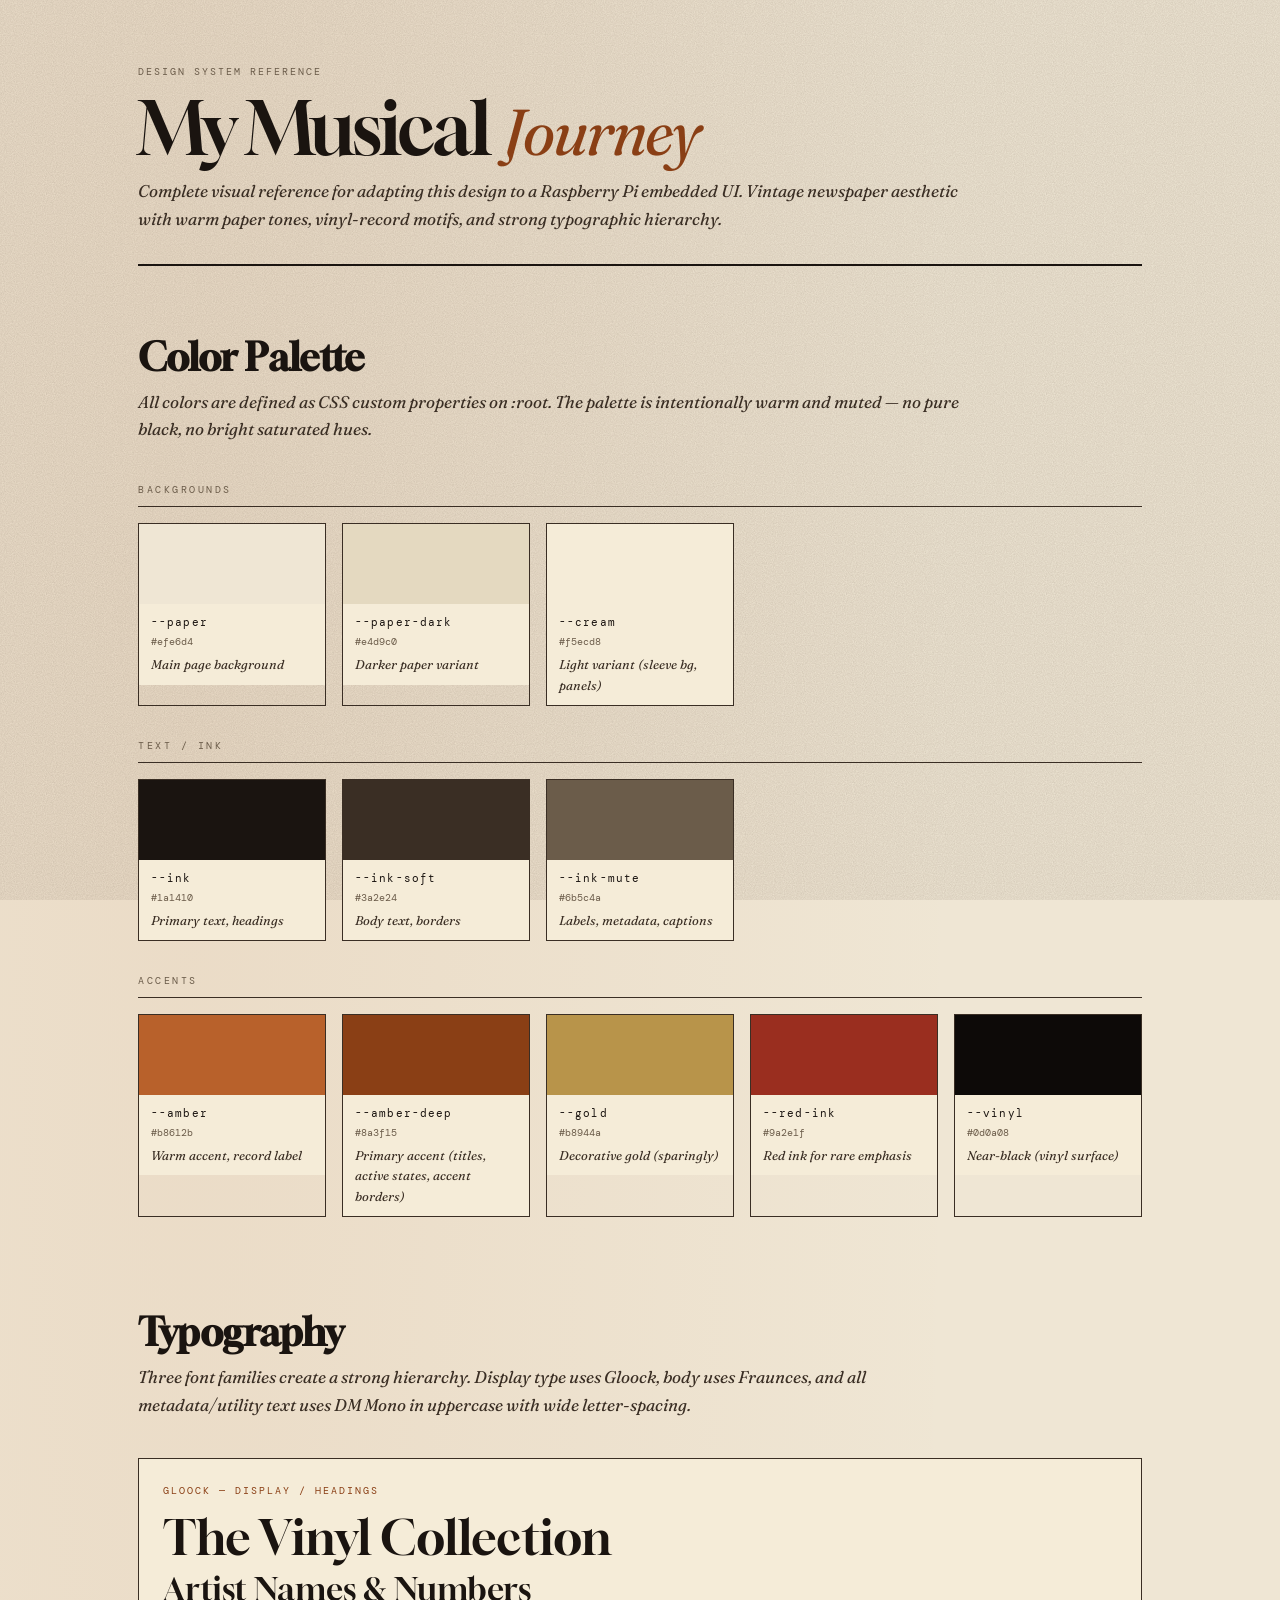
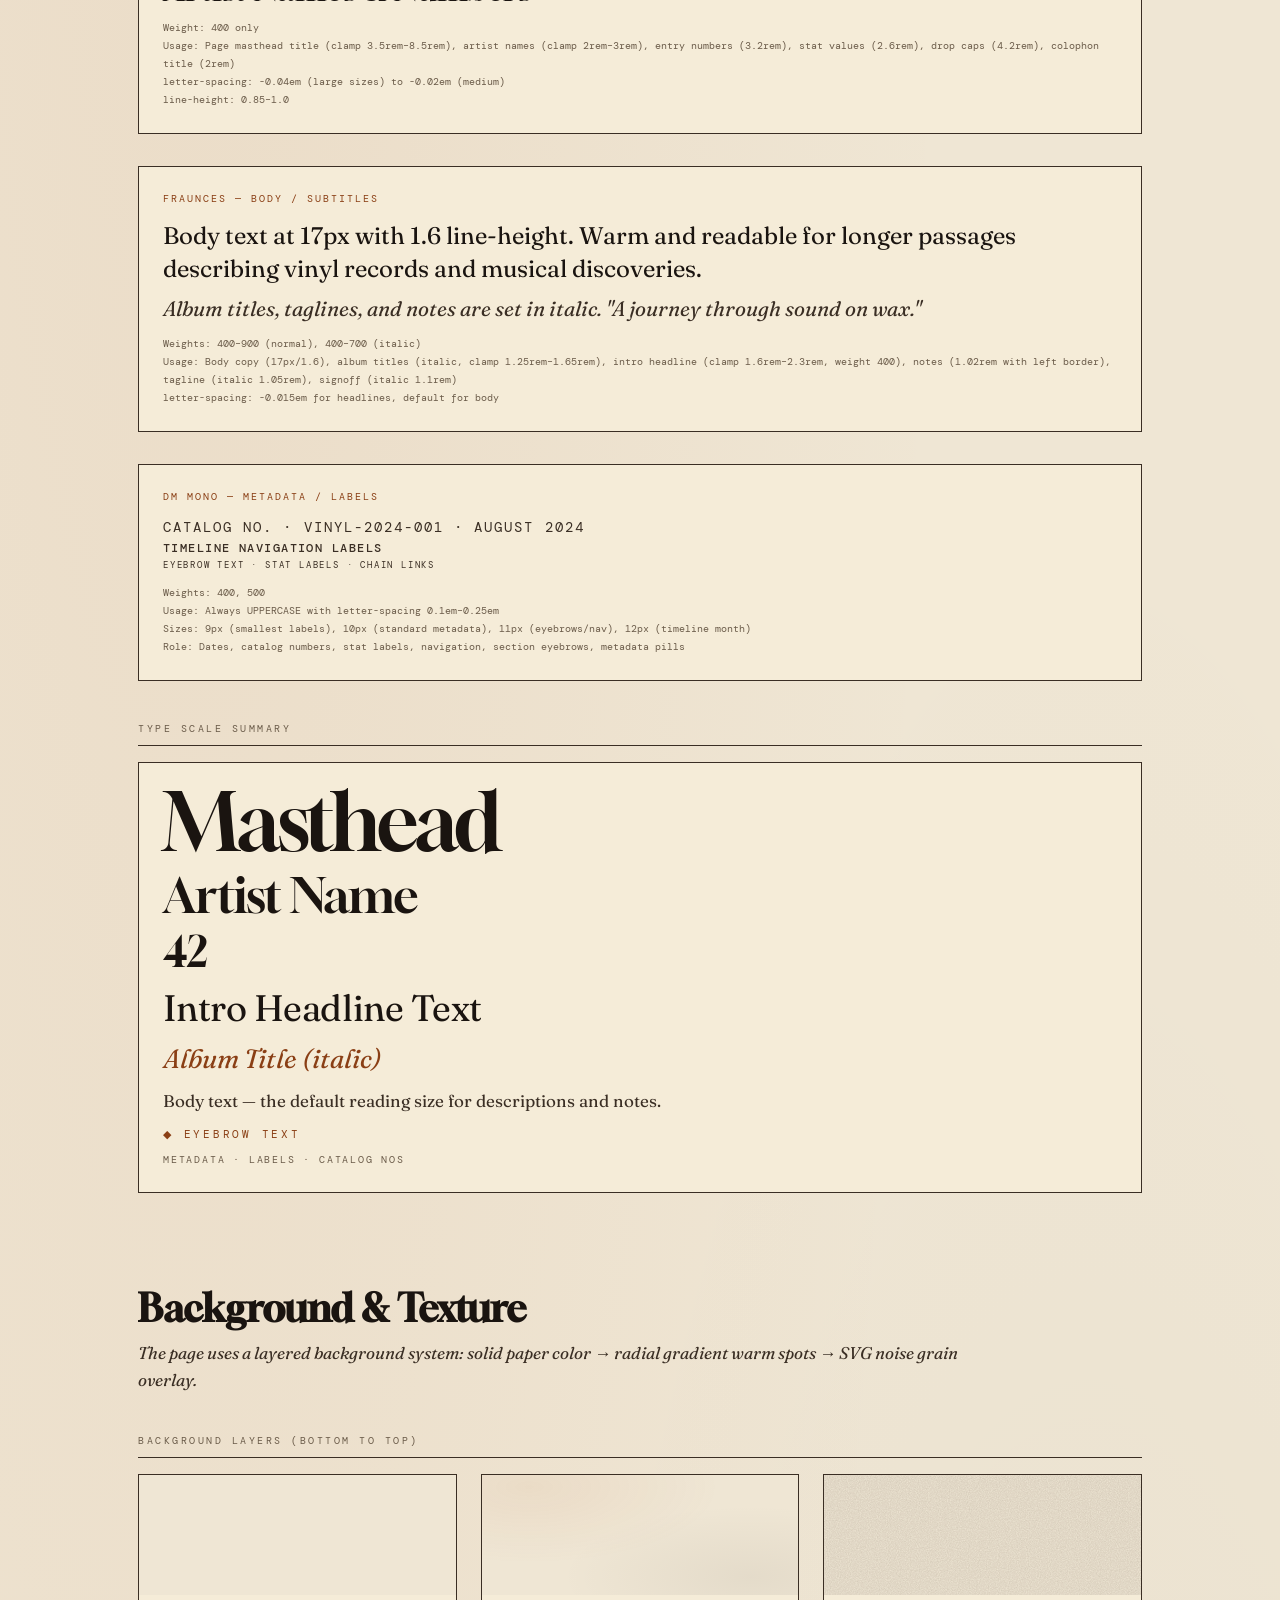
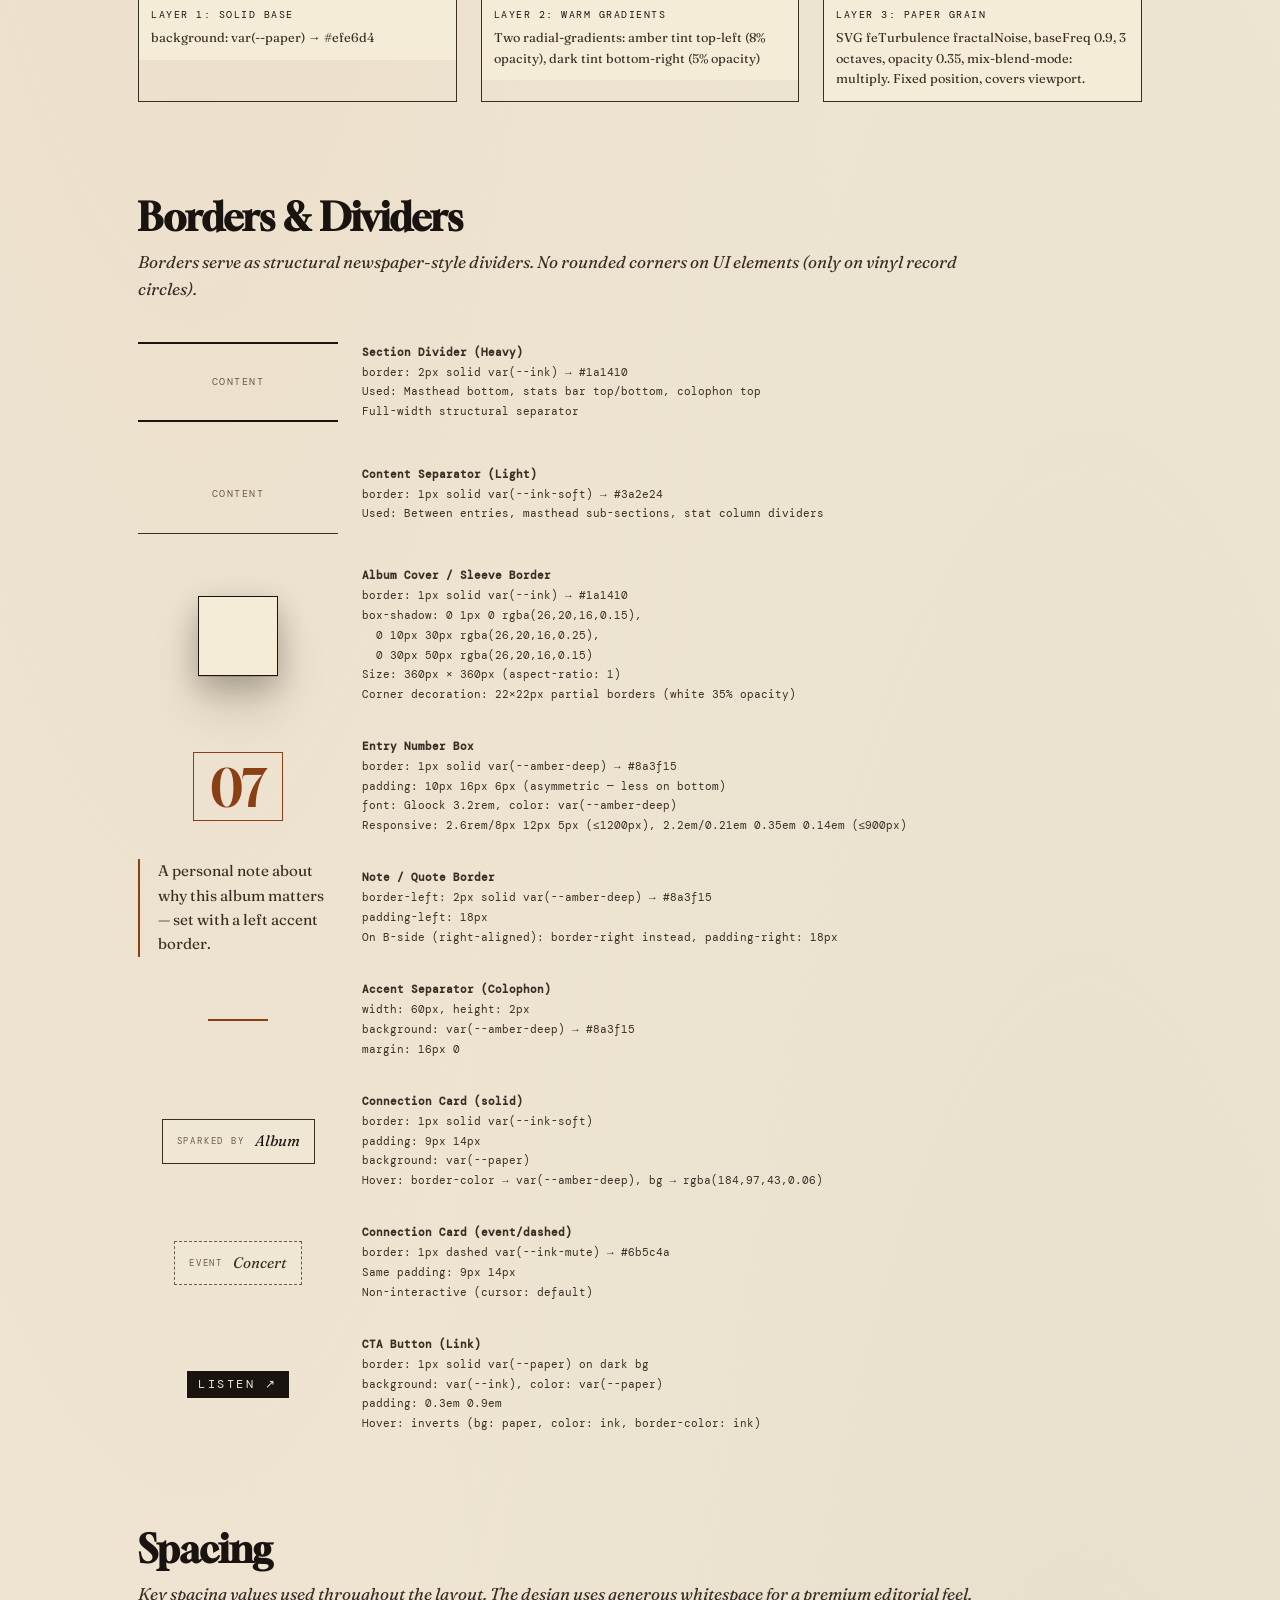
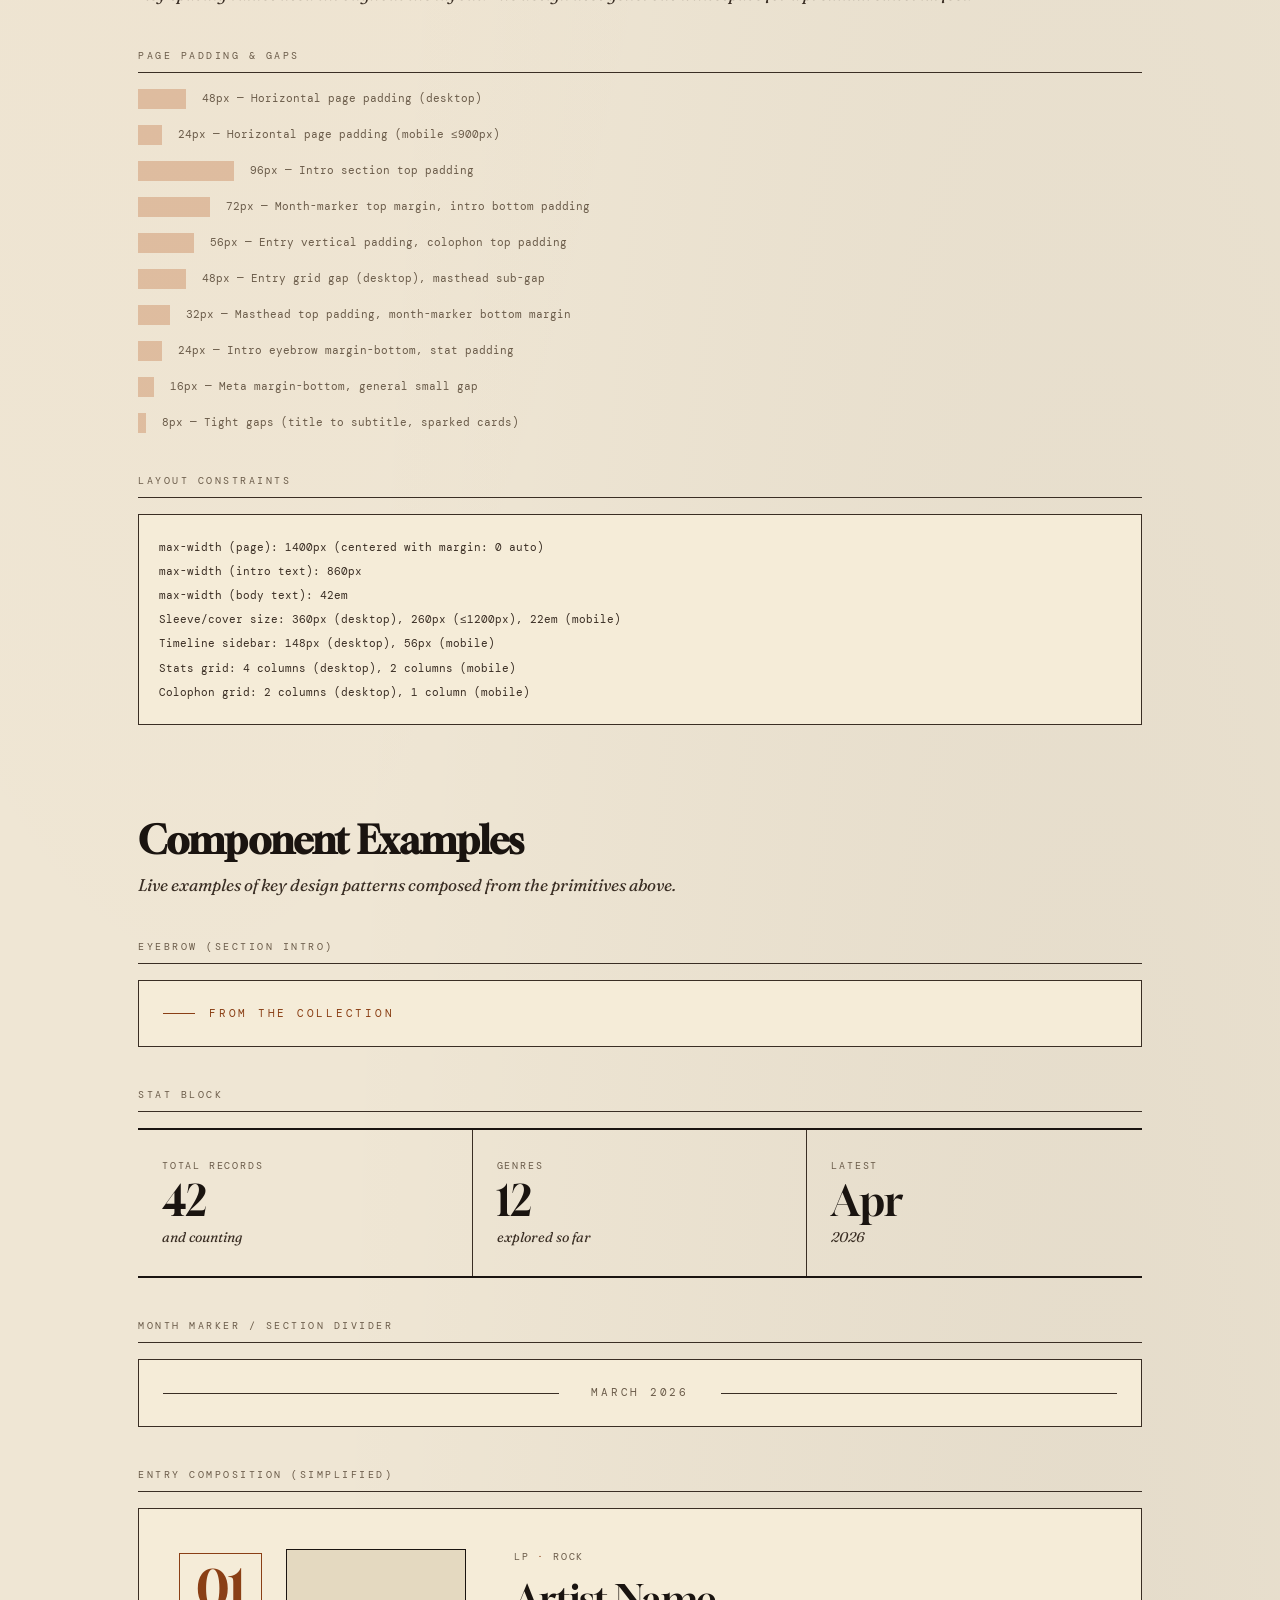
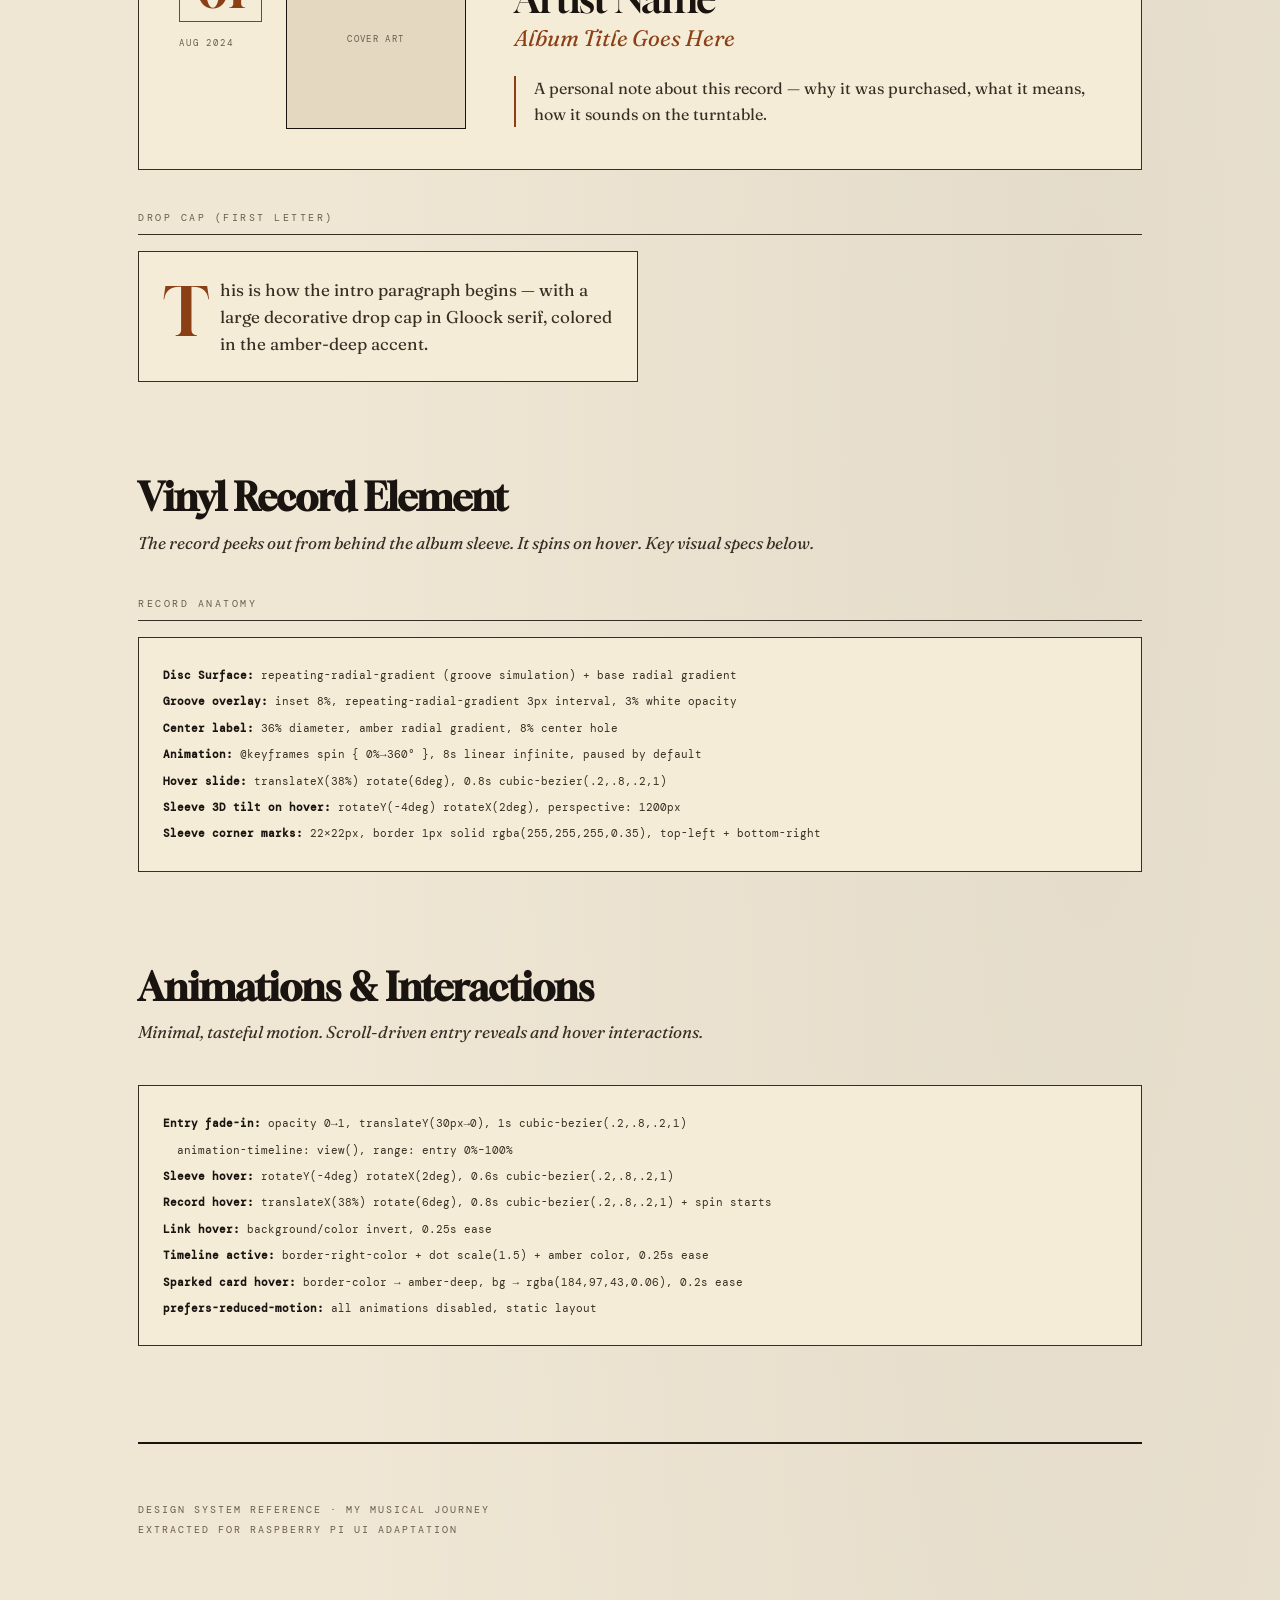
<file: design.html>
<!doctype html>
<html lang="en">
<head>
<meta charset="utf-8" />
<meta name="viewport" content="width=device-width, initial-scale=1" />
<title>Design System — My Musical Journey</title>
<style>
/*
  ═══════════════════════════════════════════════════════════════════════════════
  DESIGN SYSTEM REFERENCE
  ═══════════════════════════════════════════════════════════════════════════════

  This file documents the visual design language used in "My Musical Journey".
  It is intended as a reference for a front-end developer building a new UI
  (e.g. Raspberry Pi embedded display) based on this aesthetic.

  DESIGN PHILOSOPHY:
  - Vintage newspaper / vinyl record catalog aesthetic
  - Warm paper tones with ink-like typography
  - Monospace metadata + serif display headings
  - Subtle grain texture overlay for tactile feel
  - Amber/rust accent color palette
  - Strong typographic hierarchy through font variety

  KEY CHARACTERISTICS:
  - No bright/saturated colors — muted, warm palette
  - Heavy use of uppercase + letter-spacing for labels
  - Borders are used as structural dividers (newspaper column style)
  - Asymmetric layouts (alternating left/right)
  - Minimal use of rounded corners (only vinyl record elements)
*/

/* ═══════════════════════════════════════════════════════════════════════════════
   SECTION 1: FONTS
   ═══════════════════════════════════════════════════════════════════════════════

   Three font families are used:

   1. "Gloock" (serif, weight 400)
      - Role: Display headings, large numbers, decorative drop caps
      - Usage: Page title, entry numbers, artist names, stat values
      - Character: Bold serif with vintage editorial feel
      - Google Fonts: https://fonts.google.com/specimen/Gloock

   2. "Fraunces" (serif, weights 400–900, also italic 400–700)
      - Role: Body text, subtitles, italic annotations, taglines
      - Usage: Main body copy, album titles (italic), notes, signoff
      - Character: Soft old-style serif, warm and readable
      - Google Fonts: https://fonts.google.com/specimen/Fraunces

   3. "DM Mono" (monospace, weights 400, 500)
      - Role: Metadata, labels, navigation, small caps utility text
      - Usage: Dates, catalog numbers, stat labels, nav items, eyebrows
      - Character: Clean monospace, used uppercase with wide letter-spacing
      - Google Fonts: https://fonts.google.com/specimen/DM+Mono

   Font files are self-hosted as .woff2 (latin + latin-ext subsets).
   font-display: block is used to avoid layout shift.
*/

@font-face {
  font-family: 'DM Mono';
  font-style: normal;
  font-weight: 400;
  font-display: block;
  src: url(ui/fonts/dm-mono-400-latin-ext.woff2) format('woff2');
  unicode-range: U+0100-02BA, U+02BD-02C5, U+02C7-02CC, U+02CE-02D7, U+02DD-02FF, U+0304, U+0308, U+0329, U+1D00-1DBF, U+1E00-1E9F, U+1EF2-1EFF, U+2020, U+20A0-20AB, U+20AD-20C0, U+2113, U+2C60-2C7F, U+A720-A7FF;
}
@font-face {
  font-family: 'DM Mono';
  font-style: normal;
  font-weight: 400;
  font-display: block;
  src: url(ui/fonts/dm-mono-400-latin.woff2) format('woff2');
  unicode-range: U+0000-00FF, U+0131, U+0152-0153, U+02BB-02BC, U+02C6, U+02DA, U+02DC, U+0304, U+0308, U+0329, U+2000-206F, U+20AC, U+2122, U+2191, U+2193, U+2212, U+2215, U+FEFF, U+FFFD;
}
@font-face {
  font-family: 'DM Mono';
  font-style: normal;
  font-weight: 500;
  font-display: block;
  src: url(ui/fonts/dm-mono-500-latin-ext.woff2) format('woff2');
  unicode-range: U+0100-02BA, U+02BD-02C5, U+02C7-02CC, U+02CE-02D7, U+02DD-02FF, U+0304, U+0308, U+0329, U+1D00-1DBF, U+1E00-1E9F, U+1EF2-1EFF, U+2020, U+20A0-20AB, U+20AD-20C0, U+2113, U+2C60-2C7F, U+A720-A7FF;
}
@font-face {
  font-family: 'DM Mono';
  font-style: normal;
  font-weight: 500;
  font-display: block;
  src: url(ui/fonts/dm-mono-500-latin.woff2) format('woff2');
  unicode-range: U+0000-00FF, U+0131, U+0152-0153, U+02BB-02BC, U+02C6, U+02DA, U+02DC, U+0304, U+0308, U+0329, U+2000-206F, U+20AC, U+2122, U+2191, U+2193, U+2212, U+2215, U+FEFF, U+FFFD;
}
@font-face {
  font-family: 'Fraunces';
  font-style: normal;
  font-weight: 400 900;
  font-display: block;
  src: url(ui/fonts/fraunces-normal-latin-ext.woff2) format('woff2');
  unicode-range: U+0100-02BA, U+02BD-02C5, U+02C7-02CC, U+02CE-02D7, U+02DD-02FF, U+0304, U+0308, U+0329, U+1D00-1DBF, U+1E00-1E9F, U+1EF2-1EFF, U+2020, U+20A0-20AB, U+20AD-20C0, U+2113, U+2C60-2C7F, U+A720-A7FF;
}
@font-face {
  font-family: 'Fraunces';
  font-style: normal;
  font-weight: 400 900;
  font-display: block;
  src: url(ui/fonts/fraunces-normal-latin.woff2) format('woff2');
  unicode-range: U+0000-00FF, U+0131, U+0152-0153, U+02BB-02BC, U+02C6, U+02DA, U+02DC, U+0304, U+0308, U+0329, U+2000-206F, U+20AC, U+2122, U+2191, U+2193, U+2212, U+2215, U+FEFF, U+FFFD;
}
@font-face {
  font-family: 'Fraunces';
  font-style: italic;
  font-weight: 400 700;
  font-display: block;
  src: url(ui/fonts/fraunces-italic-latin-ext.woff2) format('woff2');
  unicode-range: U+0100-02BA, U+02BD-02C5, U+02C7-02CC, U+02CE-02D7, U+02DD-02FF, U+0304, U+0308, U+0329, U+1D00-1DBF, U+1E00-1E9F, U+1EF2-1EFF, U+2020, U+20A0-20AB, U+20AD-20C0, U+2113, U+2C60-2C7F, U+A720-A7FF;
}
@font-face {
  font-family: 'Fraunces';
  font-style: italic;
  font-weight: 400 700;
  font-display: block;
  src: url(ui/fonts/fraunces-italic-latin.woff2) format('woff2');
  unicode-range: U+0000-00FF, U+0131, U+0152-0153, U+02BB-02BC, U+02C6, U+02DA, U+02DC, U+0304, U+0308, U+0329, U+2000-206F, U+20AC, U+2122, U+2191, U+2193, U+2212, U+2215, U+FEFF, U+FFFD;
}
@font-face {
  font-family: 'Gloock';
  font-style: normal;
  font-weight: 400;
  font-display: block;
  src: url(ui/fonts/gloock-400-latin-ext.woff2) format('woff2');
  unicode-range: U+0100-02BA, U+02BD-02C5, U+02C7-02CC, U+02CE-02D7, U+02DD-02FF, U+0304, U+0308, U+0329, U+1D00-1DBF, U+1E00-1E9F, U+1EF2-1EFF, U+2020, U+20A0-20AB, U+20AD-20C0, U+2113, U+2C60-2C7F, U+A720-A7FF;
}
@font-face {
  font-family: 'Gloock';
  font-style: normal;
  font-weight: 400;
  font-display: block;
  src: url(ui/fonts/gloock-400-latin.woff2) format('woff2');
  unicode-range: U+0000-00FF, U+0131, U+0152-0153, U+02BB-02BC, U+02C6, U+02DA, U+02DC, U+0304, U+0308, U+0329, U+2000-206F, U+20AC, U+2122, U+2191, U+2193, U+2212, U+2215, U+FEFF, U+FFFD;
}

/* ═══════════════════════════════════════════════════════════════════════════════
   SECTION 2: COLOR PALETTE (CSS Custom Properties)
   ═══════════════════════════════════════════════════════════════════════════════

   --paper: #efe6d4        Main background — warm aged paper
   --paper-dark: #e4d9c0   Slightly darker paper for subtle contrast areas
   --cream: #f5ecd8        Lighter paper variant (used inside sleeve art bg)

   --ink: #1a1410          Primary text — very dark warm brown (not pure black)
   --ink-soft: #3a2e24     Secondary text — softer brown for body copy
   --ink-mute: #6b5c4a     Tertiary text — muted for labels, metadata

   --amber: #b8612b        Accent — warm amber/rust (record label, highlights)
   --amber-deep: #8a3f15   Accent dark — deep rust (titles, active states, borders)

   --vinyl: #0d0a08        Near-black (vinyl record surface)
   --gold: #b8944a         Decorative gold (used sparingly)
   --red-ink: #9a2e1f      Red ink accent (rarely used, for emphasis)
*/

:root {
  --paper: #efe6d4;
  --paper-dark: #e4d9c0;
  --ink: #1a1410;
  --ink-soft: #3a2e24;
  --ink-mute: #6b5c4a;
  --amber: #b8612b;
  --amber-deep: #8a3f15;
  --vinyl: #0d0a08;
  --gold: #b8944a;
  --cream: #f5ecd8;
  --red-ink: #9a2e1f;
}

* { box-sizing: border-box; margin: 0; padding: 0; }
body {
  background: var(--paper);
  color: var(--ink);
  font-family: 'Fraunces', Georgia, serif;
  font-size: 17px;
  line-height: 1.6;
  min-height: 100vh;
  /* Background has two subtle radial gradients for warmth variation */
  background-image:
    radial-gradient(ellipse at 15% 10%, rgba(184,97,43,0.08) 0%, transparent 50%),
    radial-gradient(ellipse at 85% 85%, rgba(26,20,16,0.05) 0%, transparent 50%);
}

/* ═══════════════════════════════════════════════════════════════════════════════
   SECTION 3: BACKGROUND TEXTURE (Paper Grain)
   ═══════════════════════════════════════════════════════════════════════════════

   A fixed full-screen pseudo-element creates a subtle paper grain texture
   using an inline SVG with feTurbulence (fractalNoise).

   Properties:
   - Fixed position, covers entire viewport
   - opacity: 0.35
   - mix-blend-mode: multiply (darkens subtly)
   - pointer-events: none (doesn't interfere with clicks)
   - z-index: 1 (above body bg, below content at z-index: 2)

   The SVG noise parameters:
   - type: fractalNoise
   - baseFrequency: 0.9 (fine grain)
   - numOctaves: 3
   - Color matrix tints it warm brown: rgb(0.1, 0.07, 0.05) at 50% alpha
*/
body::before {
  content: '';
  position: fixed;
  inset: 0;
  pointer-events: none;
  z-index: 1;
  opacity: 0.35;
  background-image: url("data:image/svg+xml;utf8,<svg xmlns='http://www.w3.org/2000/svg' width='200' height='200'><filter id='n'><feTurbulence type='fractalNoise' baseFrequency='0.9' numOctaves='3' stitchTiles='stitch'/><feColorMatrix values='0 0 0 0 0.1 0 0 0 0 0.07 0 0 0 0 0.05 0 0 0 0.5 0'/></filter><rect width='100%25' height='100%25' filter='url(%23n)'/></svg>");
  mix-blend-mode: multiply;
}

/* All content sections use z-index: 2 to sit above the grain overlay */

/* ═══════════════════════════════════════════════════════════════════════════════
   SECTION 4: DESIGN SYSTEM SHOWCASE LAYOUT
   ═══════════════════════════════════════════════════════════════════════════════ */

.ds-page {
  position: relative;
  z-index: 2;
  max-width: 1100px;
  margin: 0 auto;
  padding: 64px 48px;
}
.ds-section {
  margin-bottom: 96px;
}
.ds-section__title {
  font-family: 'Gloock', serif;
  font-size: 2.4rem;
  color: var(--ink);
  margin-bottom: 12px;
  line-height: 1;
}
.ds-section__desc {
  font-family: 'Fraunces', serif;
  font-style: italic;
  color: var(--ink-soft);
  margin-bottom: 40px;
  max-width: 50em;
}
.ds-subsection {
  margin-bottom: 48px;
}
.ds-label {
  font-family: 'DM Mono', monospace;
  font-size: 10px;
  text-transform: uppercase;
  letter-spacing: 0.25em;
  color: var(--ink-mute);
  margin-bottom: 16px;
  padding-bottom: 8px;
  border-bottom: 1px solid var(--ink-soft);
}

/* Color swatches */
.ds-colors {
  display: grid;
  grid-template-columns: repeat(auto-fill, minmax(180px, 1fr));
  gap: 16px;
}
.ds-swatch {
  display: flex;
  flex-direction: column;
  border: 1px solid var(--ink-soft);
}
.ds-swatch__color {
  height: 80px;
}
.ds-swatch__info {
  padding: 10px 12px;
  background: var(--cream);
}
.ds-swatch__name {
  font-family: 'DM Mono', monospace;
  font-size: 11px;
  letter-spacing: 0.1em;
  color: var(--ink);
}
.ds-swatch__hex {
  font-family: 'DM Mono', monospace;
  font-size: 10px;
  color: var(--ink-mute);
  margin-top: 2px;
}
.ds-swatch__role {
  font-family: 'Fraunces', serif;
  font-style: italic;
  font-size: 0.8rem;
  color: var(--ink-soft);
  margin-top: 4px;
}

/* Font specimens */
.ds-font-specimen {
  margin-bottom: 32px;
  padding: 24px;
  border: 1px solid var(--ink-soft);
  background: var(--cream);
}
.ds-font-specimen__name {
  font-family: 'DM Mono', monospace;
  font-size: 10px;
  letter-spacing: 0.2em;
  text-transform: uppercase;
  color: var(--amber-deep);
  margin-bottom: 12px;
}
.ds-font-specimen__sample--gloock {
  font-family: 'Gloock', serif;
  font-size: 3rem;
  line-height: 1.1;
  color: var(--ink);
  margin-bottom: 8px;
}
.ds-font-specimen__sample--fraunces {
  font-family: 'Fraunces', serif;
  font-size: 1.5rem;
  line-height: 1.4;
  color: var(--ink);
  margin-bottom: 8px;
}
.ds-font-specimen__sample--fraunces-italic {
  font-family: 'Fraunces', serif;
  font-style: italic;
  font-size: 1.3rem;
  line-height: 1.4;
  color: var(--ink-soft);
  margin-bottom: 8px;
}
.ds-font-specimen__sample--mono {
  font-family: 'DM Mono', monospace;
  font-size: 0.85rem;
  letter-spacing: 0.15em;
  text-transform: uppercase;
  color: var(--ink-soft);
}
.ds-font-specimen__detail {
  font-family: 'DM Mono', monospace;
  font-size: 10px;
  color: var(--ink-mute);
  margin-top: 12px;
  line-height: 1.8;
}

/* Border examples */
.ds-borders {
  display: flex;
  flex-direction: column;
  gap: 32px;
}
.ds-border-example {
  display: flex;
  align-items: center;
  gap: 24px;
}
.ds-border-example__visual {
  width: 200px;
  height: 80px;
  display: flex;
  align-items: center;
  justify-content: center;
  flex-shrink: 0;
}
.ds-border-example__info {
  font-family: 'DM Mono', monospace;
  font-size: 11px;
  color: var(--ink-soft);
  line-height: 1.8;
}

/* Spacing examples */
.ds-spacing {
  display: flex;
  flex-direction: column;
  gap: 16px;
}
.ds-spacing__item {
  display: flex;
  align-items: center;
  gap: 16px;
}
.ds-spacing__bar {
  height: 20px;
  background: var(--amber);
  opacity: 0.3;
}
.ds-spacing__label {
  font-family: 'DM Mono', monospace;
  font-size: 11px;
  color: var(--ink-mute);
  white-space: nowrap;
}
</style>
</head>
<body>

<div class="ds-page">

  <!-- ═══════════════════════════════════════════════════════════════════════
       HEADER
       ═══════════════════════════════════════════════════════════════════════ -->
  <header style="margin-bottom: 72px; padding-bottom: 32px; border-bottom: 2px solid var(--ink);">
    <div style="font-family: 'DM Mono', monospace; font-size: 10px; text-transform: uppercase; letter-spacing: 0.2em; color: var(--ink-mute); margin-bottom: 16px;">Design System Reference</div>
    <h1 style="font-family: 'Gloock', serif; font-size: clamp(2.5rem, 6vw, 4.5rem); font-weight: 400; line-height: 0.9; letter-spacing: -0.03em; color: var(--ink);">My Musical <em style="font-family: 'Fraunces', serif; font-style: italic; font-weight: 400; color: var(--amber-deep); font-size: 0.9em;">Journey</em></h1>
    <p style="font-family: 'Fraunces', serif; font-style: italic; color: var(--ink-soft); margin-top: 16px; max-width: 50em;">
      Complete visual reference for adapting this design to a Raspberry Pi embedded UI.
      Vintage newspaper aesthetic with warm paper tones, vinyl-record motifs, and strong typographic hierarchy.
    </p>
  </header>

  <!-- ═══════════════════════════════════════════════════════════════════════
       SECTION: COLOR PALETTE
       ═══════════════════════════════════════════════════════════════════════ -->
  <section class="ds-section">
    <h2 class="ds-section__title">Color Palette</h2>
    <p class="ds-section__desc">All colors are defined as CSS custom properties on :root. The palette is intentionally warm and muted — no pure black, no bright saturated hues.</p>

    <div class="ds-label">Backgrounds</div>
    <div class="ds-colors" style="margin-bottom: 32px;">
      <div class="ds-swatch">
        <div class="ds-swatch__color" style="background: #efe6d4;"></div>
        <div class="ds-swatch__info">
          <div class="ds-swatch__name">--paper</div>
          <div class="ds-swatch__hex">#efe6d4</div>
          <div class="ds-swatch__role">Main page background</div>
        </div>
      </div>
      <div class="ds-swatch">
        <div class="ds-swatch__color" style="background: #e4d9c0;"></div>
        <div class="ds-swatch__info">
          <div class="ds-swatch__name">--paper-dark</div>
          <div class="ds-swatch__hex">#e4d9c0</div>
          <div class="ds-swatch__role">Darker paper variant</div>
        </div>
      </div>
      <div class="ds-swatch">
        <div class="ds-swatch__color" style="background: #f5ecd8;"></div>
        <div class="ds-swatch__info">
          <div class="ds-swatch__name">--cream</div>
          <div class="ds-swatch__hex">#f5ecd8</div>
          <div class="ds-swatch__role">Light variant (sleeve bg, panels)</div>
        </div>
      </div>
    </div>

    <div class="ds-label">Text / Ink</div>
    <div class="ds-colors" style="margin-bottom: 32px;">
      <div class="ds-swatch">
        <div class="ds-swatch__color" style="background: #1a1410;"></div>
        <div class="ds-swatch__info">
          <div class="ds-swatch__name">--ink</div>
          <div class="ds-swatch__hex">#1a1410</div>
          <div class="ds-swatch__role">Primary text, headings</div>
        </div>
      </div>
      <div class="ds-swatch">
        <div class="ds-swatch__color" style="background: #3a2e24;"></div>
        <div class="ds-swatch__info">
          <div class="ds-swatch__name">--ink-soft</div>
          <div class="ds-swatch__hex">#3a2e24</div>
          <div class="ds-swatch__role">Body text, borders</div>
        </div>
      </div>
      <div class="ds-swatch">
        <div class="ds-swatch__color" style="background: #6b5c4a;"></div>
        <div class="ds-swatch__info">
          <div class="ds-swatch__name">--ink-mute</div>
          <div class="ds-swatch__hex">#6b5c4a</div>
          <div class="ds-swatch__role">Labels, metadata, captions</div>
        </div>
      </div>
    </div>

    <div class="ds-label">Accents</div>
    <div class="ds-colors" style="margin-bottom: 32px;">
      <div class="ds-swatch">
        <div class="ds-swatch__color" style="background: #b8612b;"></div>
        <div class="ds-swatch__info">
          <div class="ds-swatch__name">--amber</div>
          <div class="ds-swatch__hex">#b8612b</div>
          <div class="ds-swatch__role">Warm accent, record label</div>
        </div>
      </div>
      <div class="ds-swatch">
        <div class="ds-swatch__color" style="background: #8a3f15;"></div>
        <div class="ds-swatch__info">
          <div class="ds-swatch__name">--amber-deep</div>
          <div class="ds-swatch__hex">#8a3f15</div>
          <div class="ds-swatch__role">Primary accent (titles, active states, accent borders)</div>
        </div>
      </div>
      <div class="ds-swatch">
        <div class="ds-swatch__color" style="background: #b8944a;"></div>
        <div class="ds-swatch__info">
          <div class="ds-swatch__name">--gold</div>
          <div class="ds-swatch__hex">#b8944a</div>
          <div class="ds-swatch__role">Decorative gold (sparingly)</div>
        </div>
      </div>
      <div class="ds-swatch">
        <div class="ds-swatch__color" style="background: #9a2e1f;"></div>
        <div class="ds-swatch__info">
          <div class="ds-swatch__name">--red-ink</div>
          <div class="ds-swatch__hex">#9a2e1f</div>
          <div class="ds-swatch__role">Red ink for rare emphasis</div>
        </div>
      </div>
      <div class="ds-swatch">
        <div class="ds-swatch__color" style="background: #0d0a08;"></div>
        <div class="ds-swatch__info">
          <div class="ds-swatch__name">--vinyl</div>
          <div class="ds-swatch__hex">#0d0a08</div>
          <div class="ds-swatch__role">Near-black (vinyl surface)</div>
        </div>
      </div>
    </div>
  </section>

  <!-- ═══════════════════════════════════════════════════════════════════════
       SECTION: TYPOGRAPHY
       ═══════════════════════════════════════════════════════════════════════ -->
  <section class="ds-section">
    <h2 class="ds-section__title">Typography</h2>
    <p class="ds-section__desc">Three font families create a strong hierarchy. Display type uses Gloock, body uses Fraunces, and all metadata/utility text uses DM Mono in uppercase with wide letter-spacing.</p>

    <!-- Gloock -->
    <div class="ds-font-specimen">
      <div class="ds-font-specimen__name">Gloock — Display / Headings</div>
      <div class="ds-font-specimen__sample--gloock">The Vinyl Collection</div>
      <div class="ds-font-specimen__sample--gloock" style="font-size: 2rem;">Artist Names & Numbers</div>
      <div class="ds-font-specimen__detail">
        Weight: 400 only<br>
        Usage: Page masthead title (clamp 3.5rem–8.5rem), artist names (clamp 2rem–3rem),
        entry numbers (3.2rem), stat values (2.6rem), drop caps (4.2rem), colophon title (2rem)<br>
        letter-spacing: -0.04em (large sizes) to -0.02em (medium)<br>
        line-height: 0.85–1.0
      </div>
    </div>

    <!-- Fraunces -->
    <div class="ds-font-specimen">
      <div class="ds-font-specimen__name">Fraunces — Body / Subtitles</div>
      <div class="ds-font-specimen__sample--fraunces">Body text at 17px with 1.6 line-height. Warm and readable for longer passages describing vinyl records and musical discoveries.</div>
      <div class="ds-font-specimen__sample--fraunces-italic">Album titles, taglines, and notes are set in italic. "A journey through sound on wax."</div>
      <div class="ds-font-specimen__detail">
        Weights: 400–900 (normal), 400–700 (italic)<br>
        Usage: Body copy (17px/1.6), album titles (italic, clamp 1.25rem–1.65rem),
        intro headline (clamp 1.6rem–2.3rem, weight 400), notes (1.02rem with left border),
        tagline (italic 1.05rem), signoff (italic 1.1rem)<br>
        letter-spacing: -0.015em for headlines, default for body
      </div>
    </div>

    <!-- DM Mono -->
    <div class="ds-font-specimen">
      <div class="ds-font-specimen__name">DM Mono — Metadata / Labels</div>
      <div class="ds-font-specimen__sample--mono">CATALOG NO. · VINYL-2024-001 · AUGUST 2024</div>
      <div class="ds-font-specimen__sample--mono" style="font-weight: 500; font-size: 12px; letter-spacing: 0.12em;">TIMELINE NAVIGATION LABELS</div>
      <div class="ds-font-specimen__sample--mono" style="font-size: 9px; letter-spacing: 0.2em;">EYEBROW TEXT · STAT LABELS · CHAIN LINKS</div>
      <div class="ds-font-specimen__detail">
        Weights: 400, 500<br>
        Usage: Always UPPERCASE with letter-spacing 0.1em–0.25em<br>
        Sizes: 9px (smallest labels), 10px (standard metadata), 11px (eyebrows/nav), 12px (timeline month)<br>
        Role: Dates, catalog numbers, stat labels, navigation, section eyebrows, metadata pills
      </div>
    </div>

    <!-- Typography scale summary -->
    <div class="ds-label" style="margin-top: 40px;">Type Scale Summary</div>
    <div style="padding: 24px; border: 1px solid var(--ink-soft); background: var(--cream);">
      <div style="font-family: 'Gloock', serif; font-size: clamp(3.5rem, 8vw, 5rem); line-height: 0.85; letter-spacing: -0.04em; margin-bottom: 16px;">Masthead</div>
      <div style="font-family: 'Gloock', serif; font-size: 3rem; line-height: 1; letter-spacing: -0.02em; margin-bottom: 12px;">Artist Name</div>
      <div style="font-family: 'Gloock', serif; font-size: 2.6rem; line-height: 1; margin-bottom: 12px;">42</div>
      <div style="font-family: 'Fraunces', serif; font-size: clamp(1.6rem, 3vw, 2.3rem); line-height: 1.25; letter-spacing: -0.015em; margin-bottom: 12px;">Intro Headline Text</div>
      <div style="font-family: 'Fraunces', serif; font-style: italic; font-size: 1.65rem; line-height: 1.2; color: var(--amber-deep); margin-bottom: 12px;">Album Title (italic)</div>
      <div style="font-family: 'Fraunces', serif; font-size: 17px; line-height: 1.6; color: var(--ink-soft); margin-bottom: 12px;">Body text — the default reading size for descriptions and notes.</div>
      <div style="font-family: 'DM Mono', monospace; font-size: 11px; letter-spacing: 0.25em; text-transform: uppercase; color: var(--amber-deep); margin-bottom: 8px;">◆ Eyebrow Text</div>
      <div style="font-family: 'DM Mono', monospace; font-size: 10px; letter-spacing: 0.18em; text-transform: uppercase; color: var(--ink-mute);">METADATA · LABELS · CATALOG NOS</div>
    </div>
  </section>

  <!-- ═══════════════════════════════════════════════════════════════════════
       SECTION: BACKGROUND & TEXTURE
       ═══════════════════════════════════════════════════════════════════════ -->
  <section class="ds-section">
    <h2 class="ds-section__title">Background & Texture</h2>
    <p class="ds-section__desc">The page uses a layered background system: solid paper color → radial gradient warm spots → SVG noise grain overlay.</p>

    <div class="ds-label">Background Layers (bottom to top)</div>
    <div style="display: grid; gap: 24px; grid-template-columns: repeat(auto-fit, minmax(280px, 1fr));">

      <!-- Layer 1: Solid -->
      <div style="border: 1px solid var(--ink-soft);">
        <div style="height: 120px; background: #efe6d4;"></div>
        <div style="padding: 12px; background: var(--cream);">
          <div style="font-family: 'DM Mono', monospace; font-size: 10px; letter-spacing: 0.15em; text-transform: uppercase; color: var(--ink); margin-bottom: 4px;">Layer 1: Solid Base</div>
          <div style="font-family: 'Fraunces', serif; font-size: 0.8rem; color: var(--ink-soft);">background: var(--paper) → #efe6d4</div>
        </div>
      </div>

      <!-- Layer 2: Radial gradients -->
      <div style="border: 1px solid var(--ink-soft);">
        <div style="height: 120px; background: #efe6d4; background-image: radial-gradient(ellipse at 15% 10%, rgba(184,97,43,0.08) 0%, transparent 50%), radial-gradient(ellipse at 85% 85%, rgba(26,20,16,0.05) 0%, transparent 50%);"></div>
        <div style="padding: 12px; background: var(--cream);">
          <div style="font-family: 'DM Mono', monospace; font-size: 10px; letter-spacing: 0.15em; text-transform: uppercase; color: var(--ink); margin-bottom: 4px;">Layer 2: Warm Gradients</div>
          <div style="font-family: 'Fraunces', serif; font-size: 0.8rem; color: var(--ink-soft);">Two radial-gradients: amber tint top-left (8% opacity), dark tint bottom-right (5% opacity)</div>
        </div>
      </div>

      <!-- Layer 3: Grain -->
      <div style="border: 1px solid var(--ink-soft);">
        <div style="height: 120px; position: relative; background: #efe6d4; overflow: hidden;">
          <div style="position: absolute; inset: 0; opacity: 0.35; mix-blend-mode: multiply; background-image: url(&quot;data:image/svg+xml;utf8,<svg xmlns='http://www.w3.org/2000/svg' width='200' height='200'><filter id='n'><feTurbulence type='fractalNoise' baseFrequency='0.9' numOctaves='3' stitchTiles='stitch'/><feColorMatrix values='0 0 0 0 0.1 0 0 0 0 0.07 0 0 0 0 0.05 0 0 0 0.5 0'/></filter><rect width='100%25' height='100%25' filter='url(%23n)'/></svg>&quot;);"></div>
        </div>
        <div style="padding: 12px; background: var(--cream);">
          <div style="font-family: 'DM Mono', monospace; font-size: 10px; letter-spacing: 0.15em; text-transform: uppercase; color: var(--ink); margin-bottom: 4px;">Layer 3: Paper Grain</div>
          <div style="font-family: 'Fraunces', serif; font-size: 0.8rem; color: var(--ink-soft);">SVG feTurbulence fractalNoise, baseFreq 0.9, 3 octaves, opacity 0.35, mix-blend-mode: multiply. Fixed position, covers viewport.</div>
        </div>
      </div>
    </div>
  </section>

  <!-- ═══════════════════════════════════════════════════════════════════════
       SECTION: BORDERS & DIVIDERS
       ═══════════════════════════════════════════════════════════════════════ -->
  <section class="ds-section">
    <h2 class="ds-section__title">Borders & Dividers</h2>
    <p class="ds-section__desc">Borders serve as structural newspaper-style dividers. No rounded corners on UI elements (only on vinyl record circles).</p>

    <div class="ds-borders">

      <!-- Heavy section border -->
      <div class="ds-border-example">
        <div class="ds-border-example__visual" style="border-top: 2px solid var(--ink); border-bottom: 2px solid var(--ink); padding: 16px;">
          <span style="font-family: 'DM Mono', monospace; font-size: 10px; color: var(--ink-mute); text-transform: uppercase; letter-spacing: 0.15em;">Content</span>
        </div>
        <div class="ds-border-example__info">
          <strong>Section Divider (Heavy)</strong><br>
          border: 2px solid var(--ink) → #1a1410<br>
          Used: Masthead bottom, stats bar top/bottom, colophon top<br>
          Full-width structural separator
        </div>
      </div>

      <!-- Light separator -->
      <div class="ds-border-example">
        <div class="ds-border-example__visual" style="border-bottom: 1px solid var(--ink-soft); padding: 16px;">
          <span style="font-family: 'DM Mono', monospace; font-size: 10px; color: var(--ink-mute); text-transform: uppercase; letter-spacing: 0.15em;">Content</span>
        </div>
        <div class="ds-border-example__info">
          <strong>Content Separator (Light)</strong><br>
          border: 1px solid var(--ink-soft) → #3a2e24<br>
          Used: Between entries, masthead sub-sections, stat column dividers
        </div>
      </div>

      <!-- Cover / Sleeve border -->
      <div class="ds-border-example">
        <div class="ds-border-example__visual">
          <div style="width: 80px; height: 80px; background: var(--cream); border: 1px solid var(--ink); box-shadow: 0 1px 0 rgba(26,20,16,0.15), 0 10px 30px rgba(26,20,16,0.25), 0 30px 50px rgba(26,20,16,0.15);"></div>
        </div>
        <div class="ds-border-example__info">
          <strong>Album Cover / Sleeve Border</strong><br>
          border: 1px solid var(--ink) → #1a1410<br>
          box-shadow: 0 1px 0 rgba(26,20,16,0.15),<br>
          &nbsp;&nbsp;0 10px 30px rgba(26,20,16,0.25),<br>
          &nbsp;&nbsp;0 30px 50px rgba(26,20,16,0.15)<br>
          Size: 360px × 360px (aspect-ratio: 1)<br>
          Corner decoration: 22×22px partial borders (white 35% opacity)
        </div>
      </div>

      <!-- Entry number border -->
      <div class="ds-border-example">
        <div class="ds-border-example__visual">
          <!--
            ENTRY NUMBER BOX
            - Font: Gloock, 3.2rem (desktop), 2.6rem (mid), 2.2em (mobile)
            - Color: var(--amber-deep) for both text and border
            - Border: 1px solid var(--amber-deep)
            - Padding: 10px 16px 6px (desktop), 8px 12px 5px (mid), 0.21em 0.35em 0.14em (mobile)
            - Display: inline-block
            - The number box is placed inside a "rail" column alongside the album sleeve
          -->
          <div style="font-family: 'Gloock', serif; font-size: 3.2rem; line-height: 1; color: var(--amber-deep); letter-spacing: -0.02em; display: inline-block; border: 1px solid var(--amber-deep); padding: 10px 16px 6px;">07</div>
        </div>
        <div class="ds-border-example__info">
          <strong>Entry Number Box</strong><br>
          border: 1px solid var(--amber-deep) → #8a3f15<br>
          padding: 10px 16px 6px (asymmetric — less on bottom)<br>
          font: Gloock 3.2rem, color: var(--amber-deep)<br>
          Responsive: 2.6rem/8px 12px 5px (≤1200px), 2.2em/0.21em 0.35em 0.14em (≤900px)
        </div>
      </div>

      <!-- Note left-border -->
      <div class="ds-border-example">
        <div class="ds-border-example__visual">
          <div style="font-family: 'Fraunces', serif; font-size: 0.95rem; color: var(--ink-soft); padding-left: 18px; border-left: 2px solid var(--amber-deep);">A personal note about why this album matters — set with a left accent border.</div>
        </div>
        <div class="ds-border-example__info">
          <strong>Note / Quote Border</strong><br>
          border-left: 2px solid var(--amber-deep) → #8a3f15<br>
          padding-left: 18px<br>
          On B-side (right-aligned): border-right instead, padding-right: 18px
        </div>
      </div>

      <!-- Accent separator -->
      <div class="ds-border-example">
        <div class="ds-border-example__visual">
          <div style="width: 60px; height: 2px; background: var(--amber-deep);"></div>
        </div>
        <div class="ds-border-example__info">
          <strong>Accent Separator (Colophon)</strong><br>
          width: 60px, height: 2px<br>
          background: var(--amber-deep) → #8a3f15<br>
          margin: 16px 0
        </div>
      </div>

      <!-- Sparked/connection card border -->
      <div class="ds-border-example">
        <div class="ds-border-example__visual">
          <div style="display: inline-flex; align-items: center; gap: 10px; padding: 9px 14px; border: 1px solid var(--ink-soft); background: var(--paper);">
            <span style="font-family: 'DM Mono', monospace; font-size: 9px; text-transform: uppercase; letter-spacing: 0.2em; color: var(--ink-mute);">Sparked by</span>
            <span style="font-family: 'Fraunces', serif; font-size: 0.95rem; font-style: italic; color: var(--ink);">Album</span>
          </div>
        </div>
        <div class="ds-border-example__info">
          <strong>Connection Card (solid)</strong><br>
          border: 1px solid var(--ink-soft)<br>
          padding: 9px 14px<br>
          background: var(--paper)<br>
          Hover: border-color → var(--amber-deep), bg → rgba(184,97,43,0.06)
        </div>
      </div>

      <!-- Dashed event border -->
      <div class="ds-border-example">
        <div class="ds-border-example__visual">
          <div style="display: inline-flex; align-items: center; gap: 10px; padding: 9px 14px; border: 1px dashed var(--ink-mute); background: var(--paper);">
            <span style="font-family: 'DM Mono', monospace; font-size: 9px; text-transform: uppercase; letter-spacing: 0.2em; color: var(--ink-mute);">Event</span>
            <span style="font-family: 'Fraunces', serif; font-size: 0.95rem; font-style: italic; color: var(--ink-soft);">Concert</span>
          </div>
        </div>
        <div class="ds-border-example__info">
          <strong>Connection Card (event/dashed)</strong><br>
          border: 1px dashed var(--ink-mute) → #6b5c4a<br>
          Same padding: 9px 14px<br>
          Non-interactive (cursor: default)
        </div>
      </div>

      <!-- CTA Button -->
      <div class="ds-border-example">
        <div class="ds-border-example__visual">
          <a href="#" style="font-family: 'DM Mono', monospace; font-size: 0.7em; letter-spacing: 0.22em; text-transform: uppercase; color: var(--paper); text-decoration: none; display: inline-flex; align-items: center; gap: 0.8em; padding: 0.3em 0.9em; border: 1px solid var(--paper); background: var(--ink);">Listen ↗</a>
        </div>
        <div class="ds-border-example__info">
          <strong>CTA Button (Link)</strong><br>
          border: 1px solid var(--paper) on dark bg<br>
          background: var(--ink), color: var(--paper)<br>
          padding: 0.3em 0.9em<br>
          Hover: inverts (bg: paper, color: ink, border-color: ink)
        </div>
      </div>
    </div>
  </section>

  <!-- ═══════════════════════════════════════════════════════════════════════
       SECTION: SPACING
       ═══════════════════════════════════════════════════════════════════════ -->
  <section class="ds-section">
    <h2 class="ds-section__title">Spacing</h2>
    <p class="ds-section__desc">Key spacing values used throughout the layout. The design uses generous whitespace for a premium editorial feel.</p>

    <div class="ds-label">Page Padding & Gaps</div>
    <div class="ds-spacing">
      <div class="ds-spacing__item">
        <div class="ds-spacing__bar" style="width: 48px;"></div>
        <div class="ds-spacing__label">48px — Horizontal page padding (desktop)</div>
      </div>
      <div class="ds-spacing__item">
        <div class="ds-spacing__bar" style="width: 24px;"></div>
        <div class="ds-spacing__label">24px — Horizontal page padding (mobile ≤900px)</div>
      </div>
      <div class="ds-spacing__item">
        <div class="ds-spacing__bar" style="width: 96px;"></div>
        <div class="ds-spacing__label">96px — Intro section top padding</div>
      </div>
      <div class="ds-spacing__item">
        <div class="ds-spacing__bar" style="width: 72px;"></div>
        <div class="ds-spacing__label">72px — Month-marker top margin, intro bottom padding</div>
      </div>
      <div class="ds-spacing__item">
        <div class="ds-spacing__bar" style="width: 56px;"></div>
        <div class="ds-spacing__label">56px — Entry vertical padding, colophon top padding</div>
      </div>
      <div class="ds-spacing__item">
        <div class="ds-spacing__bar" style="width: 48px;"></div>
        <div class="ds-spacing__label">48px — Entry grid gap (desktop), masthead sub-gap</div>
      </div>
      <div class="ds-spacing__item">
        <div class="ds-spacing__bar" style="width: 32px;"></div>
        <div class="ds-spacing__label">32px — Masthead top padding, month-marker bottom margin</div>
      </div>
      <div class="ds-spacing__item">
        <div class="ds-spacing__bar" style="width: 24px;"></div>
        <div class="ds-spacing__label">24px — Intro eyebrow margin-bottom, stat padding</div>
      </div>
      <div class="ds-spacing__item">
        <div class="ds-spacing__bar" style="width: 16px;"></div>
        <div class="ds-spacing__label">16px — Meta margin-bottom, general small gap</div>
      </div>
      <div class="ds-spacing__item">
        <div class="ds-spacing__bar" style="width: 8px;"></div>
        <div class="ds-spacing__label">8px — Tight gaps (title to subtitle, sparked cards)</div>
      </div>
    </div>

    <div class="ds-label" style="margin-top: 40px;">Layout Constraints</div>
    <div style="padding: 20px; border: 1px solid var(--ink-soft); background: var(--cream); font-family: 'DM Mono', monospace; font-size: 11px; color: var(--ink-soft); line-height: 2.2;">
      max-width (page): 1400px (centered with margin: 0 auto)<br>
      max-width (intro text): 860px<br>
      max-width (body text): 42em<br>
      Sleeve/cover size: 360px (desktop), 260px (≤1200px), 22em (mobile)<br>
      Timeline sidebar: 148px (desktop), 56px (mobile)<br>
      Stats grid: 4 columns (desktop), 2 columns (mobile)<br>
      Colophon grid: 2 columns (desktop), 1 column (mobile)
    </div>
  </section>

  <!-- ═══════════════════════════════════════════════════════════════════════
       SECTION: COMPONENT EXAMPLES
       ═══════════════════════════════════════════════════════════════════════ -->
  <section class="ds-section">
    <h2 class="ds-section__title">Component Examples</h2>
    <p class="ds-section__desc">Live examples of key design patterns composed from the primitives above.</p>

    <!-- Eyebrow -->
    <div class="ds-label">Eyebrow (Section Intro)</div>
    <div style="margin-bottom: 40px; padding: 24px; border: 1px solid var(--ink-soft); background: var(--cream);">
      <!--
        EYEBROW PATTERN
        - Font: DM Mono, 11px, uppercase, letter-spacing 0.25em
        - Color: var(--amber-deep)
        - Has a 32px × 1px line before it (same color), gap 14px
      -->
      <div style="font-family: 'DM Mono', monospace; font-size: 11px; text-transform: uppercase; letter-spacing: 0.25em; color: var(--amber-deep); display: flex; align-items: center; gap: 14px;">
        <span style="width: 32px; height: 1px; background: var(--amber-deep); display: inline-block;"></span>
        From the Collection
      </div>
    </div>

    <!-- Stat block -->
    <div class="ds-label">Stat Block</div>
    <div style="margin-bottom: 40px; display: grid; grid-template-columns: repeat(auto-fit, minmax(160px, 1fr)); border-top: 2px solid var(--ink); border-bottom: 2px solid var(--ink);">
      <!--
        STAT BLOCK
        - Container: bordered top/bottom 2px solid ink, grid columns
        - Each stat separated by: border-right: 1px solid var(--ink-soft)
        - Padding per stat: 28px 24px
        - Label: DM Mono, 10px, uppercase, letter-spacing 0.18em, color: ink-mute
        - Value: Gloock, 2.6rem, line-height 1, color: ink
        - Detail: Fraunces italic, 0.88rem, color: ink-soft
      -->
      <div style="padding: 28px 24px; border-right: 1px solid var(--ink-soft);">
        <div style="font-family: 'DM Mono', monospace; font-size: 10px; text-transform: uppercase; letter-spacing: 0.18em; color: var(--ink-mute);">Total Records</div>
        <div style="font-family: 'Gloock', serif; font-size: 2.6rem; line-height: 1; color: var(--ink); margin-top: 6px;">42</div>
        <div style="font-family: 'Fraunces', serif; font-style: italic; font-size: 0.88rem; color: var(--ink-soft); margin-top: 4px;">and counting</div>
      </div>
      <div style="padding: 28px 24px; border-right: 1px solid var(--ink-soft);">
        <div style="font-family: 'DM Mono', monospace; font-size: 10px; text-transform: uppercase; letter-spacing: 0.18em; color: var(--ink-mute);">Genres</div>
        <div style="font-family: 'Gloock', serif; font-size: 2.6rem; line-height: 1; color: var(--ink); margin-top: 6px;">12</div>
        <div style="font-family: 'Fraunces', serif; font-style: italic; font-size: 0.88rem; color: var(--ink-soft); margin-top: 4px;">explored so far</div>
      </div>
      <div style="padding: 28px 24px;">
        <div style="font-family: 'DM Mono', monospace; font-size: 10px; text-transform: uppercase; letter-spacing: 0.18em; color: var(--ink-mute);">Latest</div>
        <div style="font-family: 'Gloock', serif; font-size: 2.6rem; line-height: 1; color: var(--ink); margin-top: 6px;">Apr</div>
        <div style="font-family: 'Fraunces', serif; font-style: italic; font-size: 0.88rem; color: var(--ink-soft); margin-top: 4px;">2026</div>
      </div>
    </div>

    <!-- Month marker -->
    <div class="ds-label">Month Marker / Section Divider</div>
    <div style="margin-bottom: 40px; padding: 24px; border: 1px solid var(--ink-soft); background: var(--cream);">
      <!--
        MONTH MARKER
        - Horizontal line with centered text
        - Line: flex: 1, height: 1px, background: var(--ink-soft)
        - Text: DM Mono, 11px, letter-spacing 0.25em, color: ink-mute, padding 0 8px
        - Gap between line and text: 24px
      -->
      <div style="display: flex; align-items: center; gap: 24px;">
        <div style="flex: 1; height: 1px; background: var(--ink-soft);"></div>
        <div style="font-family: 'DM Mono', monospace; font-size: 11px; letter-spacing: 0.25em; color: var(--ink-mute); padding: 0 8px;">MARCH 2026</div>
        <div style="flex: 1; height: 1px; background: var(--ink-soft);"></div>
      </div>
    </div>

    <!-- Entry composition -->
    <div class="ds-label">Entry Composition (Simplified)</div>
    <div style="margin-bottom: 40px; padding: 40px; border: 1px solid var(--ink-soft); background: var(--cream);">
      <div style="display: grid; grid-template-columns: auto 1fr; gap: 48px; align-items: start;">
        <!-- Left: Number + Cover placeholder -->
        <div style="display: flex; align-items: flex-start;">
          <div style="display: flex; flex-direction: column; gap: 14px; padding-top: 4px; margin-right: 24px;">
            <!-- Entry number -->
            <div style="font-family: 'Gloock', serif; font-size: 3.2rem; line-height: 1; color: var(--amber-deep); letter-spacing: -0.02em; display: inline-block; border: 1px solid var(--amber-deep); padding: 10px 16px 6px; align-self: flex-start;">01</div>
            <!-- Stamp/date -->
            <div style="font-family: 'DM Mono', monospace; font-size: 9px; letter-spacing: 0.2em; text-transform: uppercase; color: var(--ink-mute);">AUG 2024</div>
          </div>
          <!-- Cover placeholder -->
          <div style="width: 180px; height: 180px; background: var(--paper-dark); border: 1px solid var(--ink); display: flex; align-items: center; justify-content: center;">
            <span style="font-family: 'DM Mono', monospace; font-size: 9px; color: var(--ink-mute); text-transform: uppercase; letter-spacing: 0.15em;">Cover Art</span>
          </div>
        </div>
        <!-- Right: Text content -->
        <div>
          <div style="font-family: 'DM Mono', monospace; font-size: 10px; letter-spacing: 0.18em; text-transform: uppercase; color: var(--ink-mute); margin-bottom: 16px;">LP <span style="color: var(--amber-deep);">·</span> Rock</div>
          <div style="font-family: 'Gloock', serif; font-size: 2.4rem; line-height: 0.95; letter-spacing: -0.02em; color: var(--ink); margin-bottom: 8px;">Artist Name</div>
          <div style="font-family: 'Fraunces', serif; font-style: italic; font-size: 1.4rem; line-height: 1.2; color: var(--amber-deep); margin-bottom: 24px;">Album Title Goes Here</div>
          <div style="font-family: 'Fraunces', serif; font-size: 1rem; color: var(--ink-soft); padding-left: 18px; border-left: 2px solid var(--amber-deep); max-width: 36em;">A personal note about this record — why it was purchased, what it means, how it sounds on the turntable.</div>
        </div>
      </div>
    </div>

    <!-- Drop cap -->
    <div class="ds-label">Drop Cap (First Letter)</div>
    <div style="margin-bottom: 40px; padding: 24px; border: 1px solid var(--ink-soft); background: var(--cream); max-width: 500px;">
      <!--
        DROP CAP
        - Font: Gloock, 4.2rem
        - float: left
        - line-height: 0.85
        - padding: 6px 10px 0 0
        - color: var(--amber-deep)
        - Applied to first-child paragraph's ::first-letter
      -->
      <p style="font-family: 'Fraunces', serif; font-size: 17px; line-height: 1.6; color: var(--ink-soft);">
        <span style="font-family: 'Gloock', serif; font-size: 4.2rem; float: left; line-height: 0.85; padding: 6px 10px 0 0; color: var(--amber-deep);">T</span>his is how the intro paragraph begins — with a large decorative drop cap in Gloock serif, colored in the amber-deep accent.
      </p>
    </div>

  </section>

  <!-- ═══════════════════════════════════════════════════════════════════════
       SECTION: VINYL RECORD ELEMENT
       ═══════════════════════════════════════════════════════════════════════ -->
  <section class="ds-section">
    <h2 class="ds-section__title">Vinyl Record Element</h2>
    <p class="ds-section__desc">The record peeks out from behind the album sleeve. It spins on hover. Key visual specs below.</p>

    <div class="ds-label">Record Anatomy</div>
    <div style="padding: 24px; border: 1px solid var(--ink-soft); background: var(--cream); font-family: 'DM Mono', monospace; font-size: 11px; color: var(--ink-soft); line-height: 2.4;">
      <!--
        VINYL RECORD
        - Shape: Circle (border-radius: 50%), same width/height as sleeve (360px)
        - Background: repeating-radial-gradient for groove lines + radial gradient for surface
          • Grooves: #555555 0px, #0a0806 1px, #161210 1px, #161210 2px
          • Surface: radial-gradient(#1a1410, #050403)
        - box-shadow: inset 0 0 0 1px #000, 0 4px 12px rgba(0,0,0,0.5)
        - Groove overlay (inner 8%): repeating-radial-gradient with 3px repeat, rgba(255,255,255,0.03) highlight
        - Center label: 36% diameter circle
          • background: radial-gradient(circle at 40% 35%, var(--amber) 0%, var(--amber-deep) 70%, #5a2808 100%)
          • box-shadow: 0 0 0 1px rgba(0,0,0,0.4), inset 0 0 12px rgba(0,0,0,0.3)
          • Center hole: 8% of label diameter, background: var(--ink)
          • Text on label: DM Mono, 7px, uppercase, letter-spacing 0.15em, color: var(--cream)
        - Animation: spin 8s linear infinite (paused until hover)
        - Slide-out on hover: translateX(38%) rotate(6deg), transition 0.8s cubic-bezier(.2,.8,.2,1)
      -->
      <strong style="color: var(--ink);">Disc Surface:</strong> repeating-radial-gradient (groove simulation) + base radial gradient<br>
      <strong style="color: var(--ink);">Groove overlay:</strong> inset 8%, repeating-radial-gradient 3px interval, 3% white opacity<br>
      <strong style="color: var(--ink);">Center label:</strong> 36% diameter, amber radial gradient, 8% center hole<br>
      <strong style="color: var(--ink);">Animation:</strong> @keyframes spin { 0%→360° }, 8s linear infinite, paused by default<br>
      <strong style="color: var(--ink);">Hover slide:</strong> translateX(38%) rotate(6deg), 0.8s cubic-bezier(.2,.8,.2,1)<br>
      <strong style="color: var(--ink);">Sleeve 3D tilt on hover:</strong> rotateY(-4deg) rotateX(2deg), perspective: 1200px<br>
      <strong style="color: var(--ink);">Sleeve corner marks:</strong> 22×22px, border 1px solid rgba(255,255,255,0.35), top-left + bottom-right
    </div>
  </section>

  <!-- ═══════════════════════════════════════════════════════════════════════
       SECTION: ANIMATIONS & INTERACTIONS
       ═══════════════════════════════════════════════════════════════════════ -->
  <section class="ds-section">
    <h2 class="ds-section__title">Animations & Interactions</h2>
    <p class="ds-section__desc">Minimal, tasteful motion. Scroll-driven entry reveals and hover interactions.</p>

    <div style="padding: 24px; border: 1px solid var(--ink-soft); background: var(--cream); font-family: 'DM Mono', monospace; font-size: 11px; color: var(--ink-soft); line-height: 2.4;">
      <strong style="color: var(--ink);">Entry fade-in:</strong> opacity 0→1, translateY(30px→0), 1s cubic-bezier(.2,.8,.2,1)<br>
      &nbsp;&nbsp;animation-timeline: view(), range: entry 0%–100%<br>
      <strong style="color: var(--ink);">Sleeve hover:</strong> rotateY(-4deg) rotateX(2deg), 0.6s cubic-bezier(.2,.8,.2,1)<br>
      <strong style="color: var(--ink);">Record hover:</strong> translateX(38%) rotate(6deg), 0.8s cubic-bezier(.2,.8,.2,1) + spin starts<br>
      <strong style="color: var(--ink);">Link hover:</strong> background/color invert, 0.25s ease<br>
      <strong style="color: var(--ink);">Timeline active:</strong> border-right-color + dot scale(1.5) + amber color, 0.25s ease<br>
      <strong style="color: var(--ink);">Sparked card hover:</strong> border-color → amber-deep, bg → rgba(184,97,43,0.06), 0.2s ease<br>
      <strong style="color: var(--ink);">prefers-reduced-motion:</strong> all animations disabled, static layout
    </div>
  </section>

  <!-- ═══════════════════════════════════════════════════════════════════════
       FOOTER
       ═══════════════════════════════════════════════════════════════════════ -->
  <footer style="padding-top: 56px; border-top: 2px solid var(--ink); margin-top: 48px;">
    <div style="font-family: 'DM Mono', monospace; font-size: 10px; letter-spacing: 0.2em; text-transform: uppercase; color: var(--ink-mute); line-height: 2;">
      Design System Reference · My Musical Journey<br>
      Extracted for Raspberry Pi UI adaptation
    </div>
  </footer>

</div>

</body>
</html>
</file>
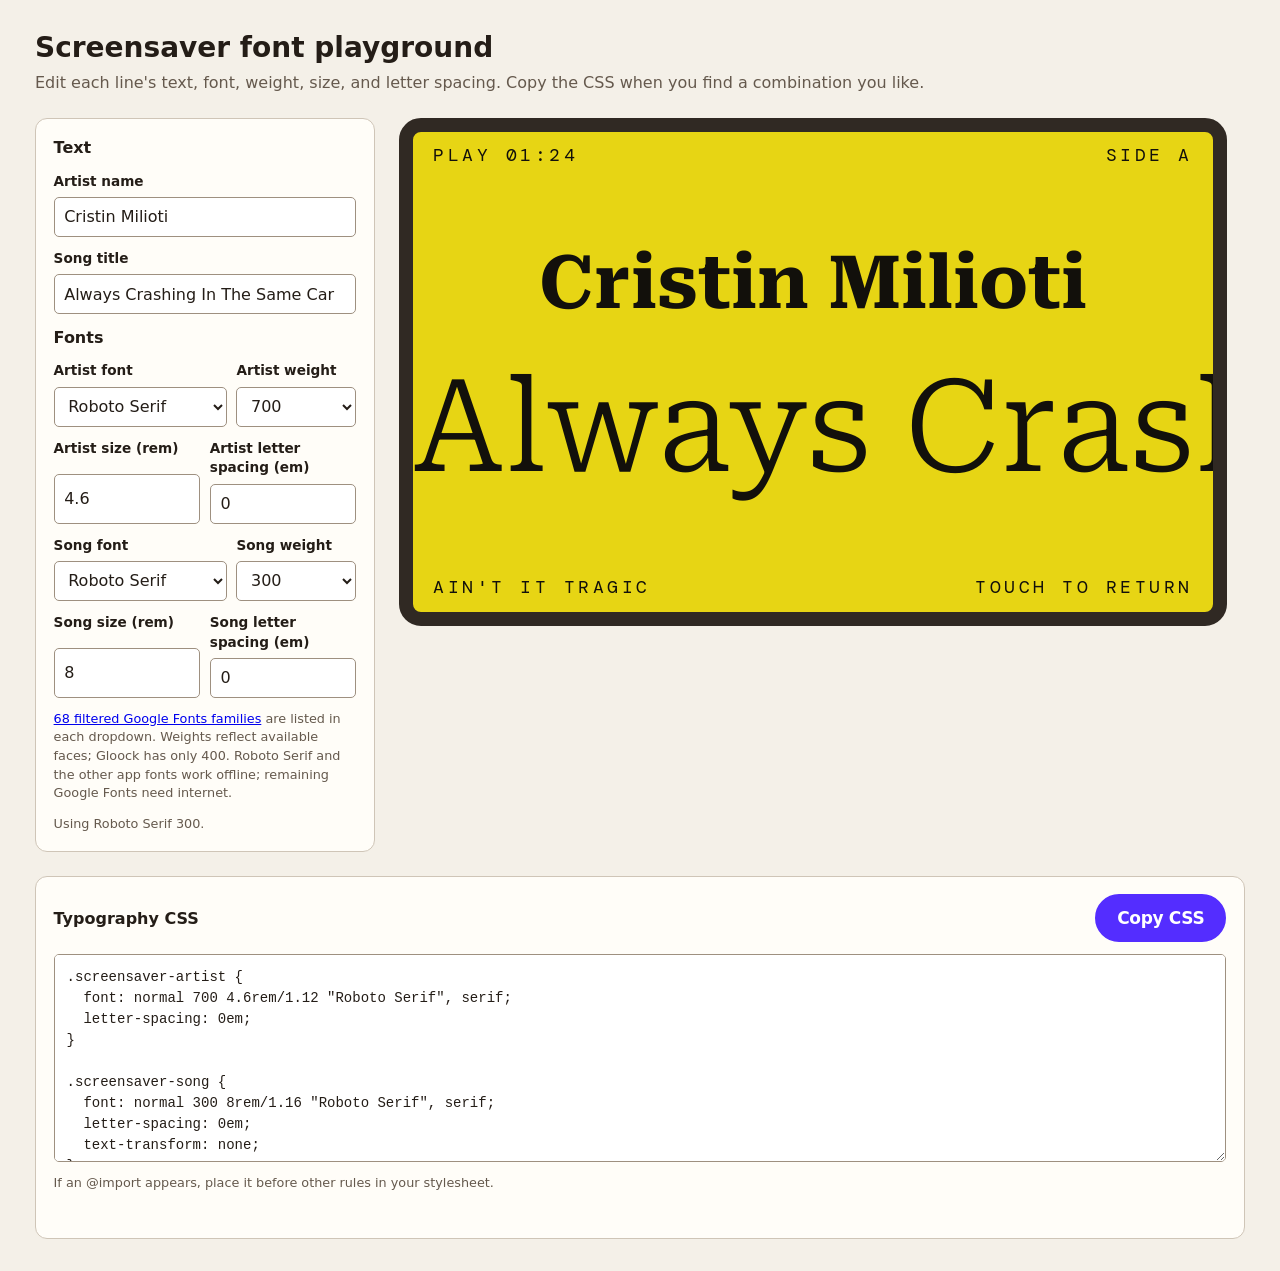
<file: exp/font-playground.html>
<!doctype html>
<html lang="en">
<head>
  <meta charset="utf-8">
  <meta name="viewport" content="width=device-width, initial-scale=1">
  <title>Screensaver font playground</title>
  <link rel="preconnect" href="https://fonts.googleapis.com">
  <link rel="preconnect" href="https://fonts.gstatic.com" crossorigin>
  <style>
    :root {
      --bcd-color-vivid-violet: #542dff;
      --bcd-color-vivid-violet-hover: #2a1780;
      --bcd-color-focus: #007bff;
    }
    @font-face {
      font-family: "Gloock";
      font-style: normal;
      font-weight: 400;
      src: url("../ui/fonts/gloock-400-latin.woff2") format("woff2");
    }
    @font-face {
      font-family: "Fraunces";
      font-style: normal;
      font-weight: 100 900;
      src: url("../ui/fonts/fraunces-normal-latin.woff2") format("woff2");
    }
    @font-face {
      font-family: "DM Mono";
      font-style: normal;
      font-weight: 400;
      src: url("../ui/fonts/dm-mono-400-latin.woff2") format("woff2");
    }
    @font-face {
      font-family: "Roboto Serif";
      font-style: normal;
      font-weight: 100 900;
      font-display: swap;
      src: url("../ui/fonts/roboto-serif-normal-cyrillic-ext.woff2") format("woff2");
      unicode-range: U+0460-052F, U+1C80-1C8A, U+20B4, U+2DE0-2DFF, U+A640-A69F, U+FE2E-FE2F;
    }
    @font-face {
      font-family: "Roboto Serif";
      font-style: normal;
      font-weight: 100 900;
      font-display: swap;
      src: url("../ui/fonts/roboto-serif-normal-cyrillic.woff2") format("woff2");
      unicode-range: U+0301, U+0400-045F, U+0490-0491, U+04B0-04B1, U+2116;
    }
    @font-face {
      font-family: "Roboto Serif";
      font-style: normal;
      font-weight: 100 900;
      font-display: swap;
      src: url("../ui/fonts/roboto-serif-normal-latin-ext.woff2") format("woff2");
      unicode-range: U+0100-02BA, U+02BD-02C5, U+02C7-02CC, U+02CE-02D7, U+02DD-02FF, U+0304, U+0308, U+0329, U+1D00-1DBF, U+1E00-1E9F, U+1EF2-1EFF, U+2020, U+20A0-20AB, U+20AD-20C0, U+2113, U+2C60-2C7F, U+A720-A7FF;
    }
    @font-face {
      font-family: "Roboto Serif";
      font-style: normal;
      font-weight: 100 900;
      font-display: swap;
      src: url("../ui/fonts/roboto-serif-normal-latin.woff2") format("woff2");
      unicode-range: U+0000-00FF, U+0131, U+0152-0153, U+02BB-02BC, U+02C6, U+02DA, U+02DC, U+0304, U+0308, U+0329, U+2000-206F, U+20AC, U+2122, U+2191, U+2193, U+2212, U+2215, U+FEFF, U+FFFD;
    }

    * { box-sizing: border-box; }
    body {
      margin: 0;
      min-height: 100vh;
      padding: 2rem;
      background: #f4f0e8;
      color: #241d17;
      font: 16px/1.45 system-ui, sans-serif;
    }
    h1, h2, p { margin: 0; }
    .page-header { max-width: 1210px; margin: 0 auto 1.5rem; }
    .page-header h1 { font-size: 1.75rem; line-height: 1.15; }
    .page-header p { margin-top: .4rem; color: #65594d; }
    .workspace {
      display: flex;
      align-items: flex-start;
      gap: 1.5rem;
      max-width: 1210px;
      margin: auto;
    }
    .controls {
      flex: 0 0 340px;
      display: grid;
      gap: .75rem;
      padding: 1.1rem;
      border: 1px solid #cfc5b7;
      border-radius: 12px;
      background: #fffdf8;
    }
    .controls h2 { font-size: 1rem; }
    .font-pair { display: grid; grid-template-columns: minmax(0, 1fr) 7.5rem; gap: .6rem; }
    .metric-pair { display: grid; grid-template-columns: repeat(2, minmax(0, 1fr)); gap: .6rem; }
    .field { display: grid; gap: .35rem; }
    .field label { font-size: .85rem; font-weight: 650; }
    .field input, .field select {
      width: 100%;
      min-height: 40px;
      padding: .45rem .6rem;
      border: 1px solid #9e9080;
      border-radius: 5px;
      background: white;
      color: #241d17;
      font: inherit;
    }
    .field input:focus-visible, .field select:focus-visible {
      outline: 3px solid var(--bcd-color-focus);
      outline-offset: 2px;
    }
    .field input:invalid { border-color: #9a2e1f; }
    [hidden] { display: none !important; }
    .hint, #font-status { font-size: .8rem; color: #65594d; }
    #font-status { min-height: 1.2em; }
    .preview-wrap { min-width: 0; overflow-x: auto; padding-bottom: .5rem; }
    .preview-frame {
      width: 828px;
      height: 508px;
      overflow: hidden;
      border: 14px solid #302923;
      border-radius: 22px;
      background: #e7d514;
      color: #12100b;
    }
    .preview-screen {
      display: flex;
      flex-direction: column;
      width: 100%;
      height: 100%;
      overflow: hidden;
    }
    .corners {
      display: flex;
      align-items: center;
      justify-content: space-between;
      flex: 0 0 3rem;
      padding: 0 1.25rem;
      font: normal 400 1.1rem/1 "DM Mono", monospace;
      letter-spacing: .2em;
      text-transform: uppercase;
      white-space: nowrap;
    }
    .preview-main {
      display: flex;
      flex: 1;
      flex-direction: column;
      justify-content: center;
      gap: 1.8rem;
      min-height: 0;
    }
    .preview-line {
      width: 100%;
      min-width: 0;
      margin: 0;
      overflow-x: clip;
      overflow-y: visible;
      white-space: nowrap;
      text-align: center;
      text-transform: none;
    }
    .preview-line.is-scrolling { text-align: left; }
    .preview-track {
      display: inline-flex;
      width: max-content;
      align-items: baseline;
      gap: var(--scroll-gap, 0px);
      white-space: nowrap;
      will-change: transform;
    }
    .preview-copy { display: block; }
    .preview-line:not(.is-scrolling) .preview-copy--duplicate { display: none; }
    .preview-line.is-scrolling .preview-track {
      animation: preview-scroll var(--scroll-duration, 10s) linear 1.2s infinite;
    }
    #preview-artist { font: normal 700 4.6rem/1.12 "Roboto Serif", serif; letter-spacing: 0em; }
    #preview-song { font: normal 300 8rem/1.16 "Roboto Serif", serif; letter-spacing: 0em; }
    #preview-album { max-width: 60%; overflow: hidden; text-overflow: ellipsis; }
    @keyframes preview-scroll {
      to { transform: translateX(var(--scroll-distance, -50%)); }
    }
    @media (prefers-reduced-motion: reduce) {
      .preview-line.is-scrolling .preview-track { animation: none; }
    }
    .css-output {
      display: grid;
      gap: .75rem;
      max-width: 1210px;
      margin: 1.5rem auto 0;
      padding: 1.1rem;
      border: 1px solid #cfc5b7;
      border-radius: 12px;
      background: #fffdf8;
    }
    .css-output h2 { font-size: 1rem; }
    .css-output-header { display: flex; align-items: center; justify-content: space-between; gap: 1rem; flex-wrap: wrap; }
    .copy-button {
      min-height: 48px;
      padding: 10px 20px;
      border: 2px solid var(--bcd-color-vivid-violet);
      border-radius: 50px;
      background: var(--bcd-color-vivid-violet);
      color: white;
      font: 700 17px/1 system-ui, sans-serif;
      letter-spacing: -.02rem;
      cursor: pointer;
    }
    .copy-button:hover { border-color: var(--bcd-color-vivid-violet-hover); background: var(--bcd-color-vivid-violet-hover); }
    .copy-button:focus-visible, #css-code:focus-visible { outline: 3px solid var(--bcd-color-focus); outline-offset: 3px; }
    #css-code {
      width: 100%;
      min-height: 13rem;
      padding: .75rem;
      border: 1px solid #9e9080;
      border-radius: 5px;
      background: white;
      color: #241d17;
      font: 14px/1.5 ui-monospace, SFMono-Regular, Consolas, monospace;
      resize: vertical;
    }
    #copy-status { min-height: 1.2em; }
    @media (max-width: 1190px) {
      .workspace { flex-direction: column; }
      .controls { flex-basis: auto; width: min(100%, 800px); }
      .preview-wrap { max-width: 100%; }
    }
  </style>
</head>
<body>
  <header class="page-header">
    <h1>Screensaver font playground</h1>
    <p>Edit each line's text, font, weight, size, and letter spacing. Copy the CSS when you find a combination you like.</p>
  </header>
  <main>
  <div class="workspace">
    <form class="controls" onsubmit="return false">
      <h2>Text</h2>
      <div class="field">
        <label for="artist-text">Artist name</label>
        <input id="artist-text" type="text" value="Cristin Milioti" autocomplete="off">
      </div>
      <div class="field">
        <label for="song-text">Song title</label>
        <input id="song-text" type="text" value="Always Crashing In The Same Car" autocomplete="off">
      </div>
      <h2>Fonts</h2>
      <div class="font-pair">
        <div class="field">
          <label for="artist-font">Artist font</label>
          <select id="artist-font">
            <optgroup label="Included with the app">
              <option value="Gloock" selected>Gloock</option>
              <option value="Fraunces">Fraunces</option>
            </optgroup>
          </select>
        </div>
        <div class="field">
          <label for="artist-weight">Artist weight</label>
          <select id="artist-weight"><option value="400">400</option></select>
        </div>
      </div>
      <div class="metric-pair">
        <div class="field">
          <label for="artist-size">Artist size (rem)</label>
          <input id="artist-size" type="number" min="0.5" max="24" step="0.1" value="4.6" inputmode="decimal">
        </div>
        <div class="field">
          <label for="artist-spacing">Artist letter spacing (em)</label>
          <input id="artist-spacing" type="number" min="-0.2" max="0.5" step="0.005" value="0" inputmode="decimal">
        </div>
      </div>
      <div class="font-pair">
        <div class="field">
          <label for="song-font">Song font</label>
          <select id="song-font">
            <optgroup label="Included with the app">
              <option value="Gloock">Gloock</option>
              <option value="Fraunces" selected>Fraunces</option>
            </optgroup>
          </select>
        </div>
        <div class="field">
          <label for="song-weight">Song weight</label>
          <select id="song-weight"><option value="400">400</option></select>
        </div>
      </div>
      <div class="metric-pair">
        <div class="field">
          <label for="song-size">Song size (rem)</label>
          <input id="song-size" type="number" min="0.5" max="24" step="0.1" value="8" inputmode="decimal">
        </div>
        <div class="field">
          <label for="song-spacing">Song letter spacing (em)</label>
          <input id="song-spacing" type="number" min="-0.2" max="0.5" step="0.005" value="0" inputmode="decimal">
        </div>
      </div>
      <p class="hint"><a href="https://fonts.google.com/?preview.text=Linkin%20Park%20%D0%91%D0%B8%202&amp;script=Cyrl;Latn&amp;categoryFilters=Serif:%2FSerif%2F*,%2FSlab%2F*" target="_blank" rel="noopener noreferrer">68 filtered Google Fonts families</a> are listed in each dropdown. Weights reflect available faces; Gloock has only 400. Roboto Serif and the other app fonts work offline; remaining Google Fonts need internet.</p>
      <p id="font-status" role="status" aria-live="polite"></p>
    </form>
    <div class="preview-wrap">
      <section class="preview-frame" aria-label="Screensaver preview">
        <div class="preview-screen">
          <div class="corners"><span>Play 01:24</span><span>Side A</span></div>
          <div class="preview-main">
            <p id="preview-artist" class="preview-line">
              <span class="preview-track">
                <span class="preview-copy preview-copy--primary">Cristin Milioti</span><span class="preview-copy preview-copy--duplicate" aria-hidden="true">Cristin Milioti</span>
              </span>
            </p>
            <h2 id="preview-song" class="preview-line">
              <span class="preview-track">
                <span class="preview-copy preview-copy--primary">Always Crashing In The Same Car</span><span class="preview-copy preview-copy--duplicate" aria-hidden="true">Always Crashing In The Same Car</span>
              </span>
            </h2>
          </div>
          <div class="corners"><span id="preview-album">Ain't It Tragic</span><span>Touch to return</span></div>
        </div>
      </section>
    </div>
  </div>
  <section class="css-output" aria-labelledby="css-output-title">
    <div class="css-output-header">
      <h2 id="css-output-title">Typography CSS</h2>
      <button id="copy-css" class="copy-button" type="button">Copy CSS</button>
    </div>
    <textarea id="css-code" aria-label="CSS for the artist and song" readonly spellcheck="false" wrap="off"></textarea>
    <p class="hint">If an @import appears, place it before other rules in your stylesheet.</p>
    <p id="copy-status" class="hint" role="status" aria-live="polite"></p>
  </section>
  </main>
  <script>
    (function () {
      var includedWeights = {
        "Gloock": [400],
        "Fraunces": [100, 200, 300, 400, 500, 600, 700, 800, 900],
        "Roboto Serif": [100, 200, 300, 400, 500, 600, 700, 800, 900]
      };
      // Snapshot of the 68 families shown by the linked Google Fonts filter
      // (Cyrillic + Latin, Serif + Slab Serif), with their upright weights.
      var filteredFonts = [
        ["Pochaevsk", [400]],
        ["Playfair Display", [400, 500, 600, 700, 800, 900]],
        ["Noto Serif", [100, 200, 300, 400, 500, 600, 700, 800, 900]],
        ["PT Serif", [400, 700]],
        ["Cormorant Garamond", [300, 400, 500, 600, 700]],
        ["Chiron Sung HK", [200, 300, 400, 500, 600, 700, 800, 900]],
        ["EB Garamond", [400, 500, 600, 700, 800]],
        ["Source Serif 4", [200, 300, 400, 500, 600, 700, 800, 900]],
        ["Spectral", [200, 300, 400, 500, 600, 700, 800]],
        ["IBM Plex Serif", [100, 200, 300, 400, 500, 600, 700]],
        ["Cormorant", [300, 400, 500, 600, 700]],
        ["Playfair", [300, 400, 500, 600, 700, 800, 900]],
        ["Literata", [200, 300, 400, 500, 600, 700, 800, 900]],
        ["Prata", [400]],
        ["Alegreya", [400, 500, 600, 700, 800, 900]],
        ["Old Standard TT", [400, 700]],
        ["STIX Two Text", [400, 500, 600, 700]],
        ["Forum", [400]],
        ["Playfair Display SC", [400, 700, 900]],
        ["Noto Serif Display", [100, 200, 300, 400, 500, 600, 700, 800, 900]],
        ["Charis SIL", [400, 700]],
        ["Cormorant SC", [300, 400, 500, 600, 700]],
        ["Bona Nova SC", [400, 700]],
        ["Oranienbaum", [400]],
        ["Brygada 1918", [400, 500, 600, 700]],
        ["Alegreya SC", [400, 500, 700, 800, 900]],
        ["Libertinus Serif", [400, 600, 700]],
        ["STIX Two Math", [400]],
        ["Libertinus Math", [400]],
        ["Spectral SC", [200, 300, 400, 500, 600, 700, 800]],
        ["Bona Nova", [400, 700]],
        ["Orelega One", [400]],
        ["Ledger", [400]],
        ["Cactus Classical Serif", [400]],
        ["Monomakh", [400]],
        ["Libertinus Serif Display", [400]],
        ["Gentium Book Plus", [400, 700]],
        ["Gentium Plus", [400, 700]],
        ["UoqMunThenKhung", [400]],
        ["Bitter", [100, 200, 300, 400, 500, 600, 700, 800, 900]],
        ["Vollkorn", [400, 500, 600, 700, 800, 900]],
        ["Zen Old Mincho", [400, 500, 600, 700, 900]],
        ["Cormorant Infant", [300, 400, 500, 600, 700]],
        ["PT Serif Caption", [400]],
        ["Gabriela", [400]],
        ["Cormorant Unicase", [300, 400, 500, 600, 700]],
        ["Yuji Syuku", [400]],
        ["Zen Antique", [400]],
        ["Kurale", [400]],
        ["Zen Antique Soft", [400]],
        ["Vollkorn SC", [400, 600, 700, 900]],
        ["Oi", [400]],
        ["Shafarik", [400]],
        ["Roboto Slab", [100, 200, 300, 400, 500, 600, 700, 800, 900]],
        ["Yeseva One", [400]],
        ["Alice", [400]],
        ["Lora", [400, 500, 600, 700]],
        ["Hina Mincho", [400]],
        ["Tinos", [400, 700]],
        ["Merriweather", [300, 400, 500, 600, 700, 800, 900]],
        ["Roboto Serif", [100, 200, 300, 400, 500, 600, 700, 800, 900]],
        ["Kaisei Decol", [400, 500, 700]],
        ["Kaisei Opti", [400, 500, 700]],
        ["Kaisei Tokumin", [400, 500, 700, 800]],
        ["Kaisei HarunoUmi", [400, 500, 700]],
        ["Podkova", [400, 500, 600, 700, 800]],
        ["Kelly Slab", [400]],
        ["Ponomar", [400]]
      ];
      var filteredWeights = Object.create(null);
      filteredFonts.forEach(function (entry) { filteredWeights[entry[0]] = entry[1]; });
      var requestedFonts = Object.create(null);
      var selectionVersion = { artist: 0, song: 0 };
      var metrics = {
        artist: { size: 4.6, spacing: 0 },
        song: { size: 8, spacing: 0 }
      };
      var status = document.getElementById("font-status");
      var cssCode = document.getElementById("css-code");
      var copyStatus = document.getElementById("copy-status");

      function populateFontOptions() {
        ["artist", "song"].forEach(function (kind) {
          var group = document.createElement("optgroup");
          group.label = "Filtered Google Fonts (" + filteredFonts.length + ")";
          filteredFonts.forEach(function (entry) {
            group.appendChild(new Option(entry[0], entry[0]));
          });
          document.getElementById(kind + "-font").appendChild(group);
          populateWeights(kind);
        });
      }

      function populateWeights(kind) {
        var name = document.getElementById(kind + "-font").value;
        var select = document.getElementById(kind + "-weight");
        var previous = Number(select.value);
        var weights = includedWeights[name] || filteredWeights[name];
        select.replaceChildren();
        weights.forEach(function (weight) {
          select.appendChild(new Option(String(weight), weight));
        });
        select.value = String(weights.indexOf(previous) !== -1 ? previous :
          (weights.indexOf(400) !== -1 ? 400 : weights[0]));
      }

      function measure(line) {
        var primary = line.querySelector(".preview-copy--primary");
        line.classList.remove("is-scrolling");
        var width = primary.getBoundingClientRect().width;
        if (width > line.clientWidth) {
          var gap = Math.round(line.clientWidth * 0.5);
          var distance = width + gap;
          line.style.setProperty("--scroll-gap", gap + "px");
          line.style.setProperty("--scroll-distance", -distance + "px");
          line.style.setProperty("--scroll-duration", Math.max(9, distance / 120) + "s");
          line.classList.add("is-scrolling");
        }
      }

      function measureAll() {
        measure(document.getElementById("preview-artist"));
        measure(document.getElementById("preview-song"));
      }

      function updateText(kind) {
        var text = document.getElementById(kind + "-text").value;
        var line = document.getElementById("preview-" + kind);
        line.querySelector(".preview-copy--primary").textContent = text;
        line.querySelector(".preview-copy--duplicate").textContent = text;
        measure(line);
        document.fonts.ready.then(function () { measure(line); });
      }

      function updateMetric(kind, metric) {
        var input = document.getElementById(kind + "-" + metric);
        if (!input.value || !input.checkValidity()) return;
        var value = Number(input.value);
        if (!Number.isFinite(value)) return;
        metrics[kind][metric] = value;
        var line = document.getElementById("preview-" + kind);
        if (metric === "size") line.style.fontSize = value + "rem";
        else line.style.letterSpacing = value + "em";
        measure(line);
        renderCss();
      }

      function renderCss() {
        var remote = Object.create(null);
        ["artist", "song"].forEach(function (kind) {
          var family = document.getElementById(kind + "-font").value;
          var weight = Number(document.getElementById(kind + "-weight").value);
          if (includedWeights[family]) return;
          if (!remote[family]) remote[family] = [];
          if (remote[family].indexOf(weight) === -1) remote[family].push(weight);
        });
        var families = Object.keys(remote).sort();
        var css = "";
        if (families.length) {
          var query = families.map(function (family) {
            return "family=" + encodeURIComponent(family).replace(/%20/g, "+") +
              ":wght@" + remote[family].sort(function (a, b) { return a - b; }).join(";");
          }).join("&");
          css = '@import url("https://fonts.googleapis.com/css2?' + query + '&display=swap");\n\n';
        }
        css += ["artist", "song"].map(function (kind) {
          var family = document.getElementById(kind + "-font").value;
          var weight = document.getElementById(kind + "-weight").value;
          var lineHeight = kind === "artist" ? "1.12" : "1.16";
          var rule = ".screensaver-" + kind + " {\n" +
            "  font: normal " + weight + " " + metrics[kind].size + "rem/" + lineHeight +
            " " + JSON.stringify(family) + ", serif;\n" +
            "  letter-spacing: " + metrics[kind].spacing + "em;\n";
          if (kind === "song") rule += "  text-transform: none;\n";
          return rule + "}";
        }).join("\n\n") + "\n";
        cssCode.value = css;
        copyStatus.textContent = "";
      }

      function copyCss() {
        function fallback() {
          cssCode.focus();
          cssCode.select();
          var copied = false;
          try { copied = document.execCommand("copy"); } catch (error) { /* Keep text selected. */ }
          copyStatus.textContent = copied ? "CSS copied." : "CSS selected. Copy it with your keyboard.";
        }
        if (navigator.clipboard && navigator.clipboard.writeText) {
          navigator.clipboard.writeText(cssCode.value).then(function () {
            copyStatus.textContent = "CSS copied.";
          }).catch(fallback);
        } else fallback();
      }

      function loadFont(name, weight) {
        if (includedWeights[name]) return Promise.resolve();
        var key = name + ":" + weight;
        if (requestedFonts[key]) return requestedFonts[key];
        requestedFonts[key] = new Promise(function (resolve, reject) {
          var link = document.createElement("link");
          link.rel = "stylesheet";
          link.href = "https://fonts.googleapis.com/css2?family=" +
            encodeURIComponent(name).replace(/%20/g, "+") + ":wght@" + weight + "&display=swap";
          link.onload = resolve;
          link.onerror = function () { reject(new Error("Could not load " + name + " " + weight)); };
          document.head.appendChild(link);
        }).catch(function (error) {
          delete requestedFonts[key];
          throw error;
        });
        return requestedFonts[key];
      }

      function updateFont(kind, familyChanged) {
        if (familyChanged) populateWeights(kind);
        renderCss();
        var name = document.getElementById(kind + "-font").value;
        var weight = Number(document.getElementById(kind + "-weight").value);
        var line = document.getElementById("preview-" + kind);
        var version = ++selectionVersion[kind];
        status.textContent = includedWeights[name] ? "" : "Loading " + name + " " + weight + "…";
        loadFont(name, weight).then(function () {
          if (version !== selectionVersion[kind]) return;
          line.style.fontFamily = '"' + name + '", serif';
          line.style.fontWeight = String(weight);
          return document.fonts.load(weight + " 32px " + '"' + name + '"',
            line.querySelector(".preview-copy--primary").textContent || "A").then(function (faces) {
            if (version !== selectionVersion[kind]) return;
            if (!includedWeights[name] && faces.length === 0) throw new Error("Font unavailable");
            status.textContent = "Using " + name + " " + weight + ".";
            measure(line);
          });
        }).catch(function () {
          if (version === selectionVersion[kind]) status.textContent =
            "Could not load " + name + " " + weight + ". Check the internet connection.";
        });
      }

      ["artist", "song"].forEach(function (kind) {
        document.getElementById(kind + "-text").addEventListener("input", function () { updateText(kind); });
        document.getElementById(kind + "-font").addEventListener("change", function () { updateFont(kind, true); });
        document.getElementById(kind + "-weight").addEventListener("change", function () { updateFont(kind, false); });
        ["size", "spacing"].forEach(function (metric) {
          var input = document.getElementById(kind + "-" + metric);
          input.addEventListener("input", function () { updateMetric(kind, metric); });
          input.addEventListener("change", function () {
            if (!input.value || !input.checkValidity()) input.value = String(metrics[kind][metric]);
            else updateMetric(kind, metric);
          });
        });
      });
      document.getElementById("copy-css").addEventListener("click", copyCss);
      window.addEventListener("resize", measureAll);
      document.fonts.ready.then(measureAll);
      populateFontOptions();
      ["artist", "song"].forEach(function (kind) {
        document.getElementById(kind + "-font").value = "Roboto Serif";
        populateWeights(kind);
      });
      document.getElementById("artist-weight").value = "700";
      document.getElementById("song-weight").value = "300";
      renderCss();
      updateFont("artist", false);
      updateFont("song", false);
      measureAll();
    }());
  </script>
</body>
</html>
</file>
